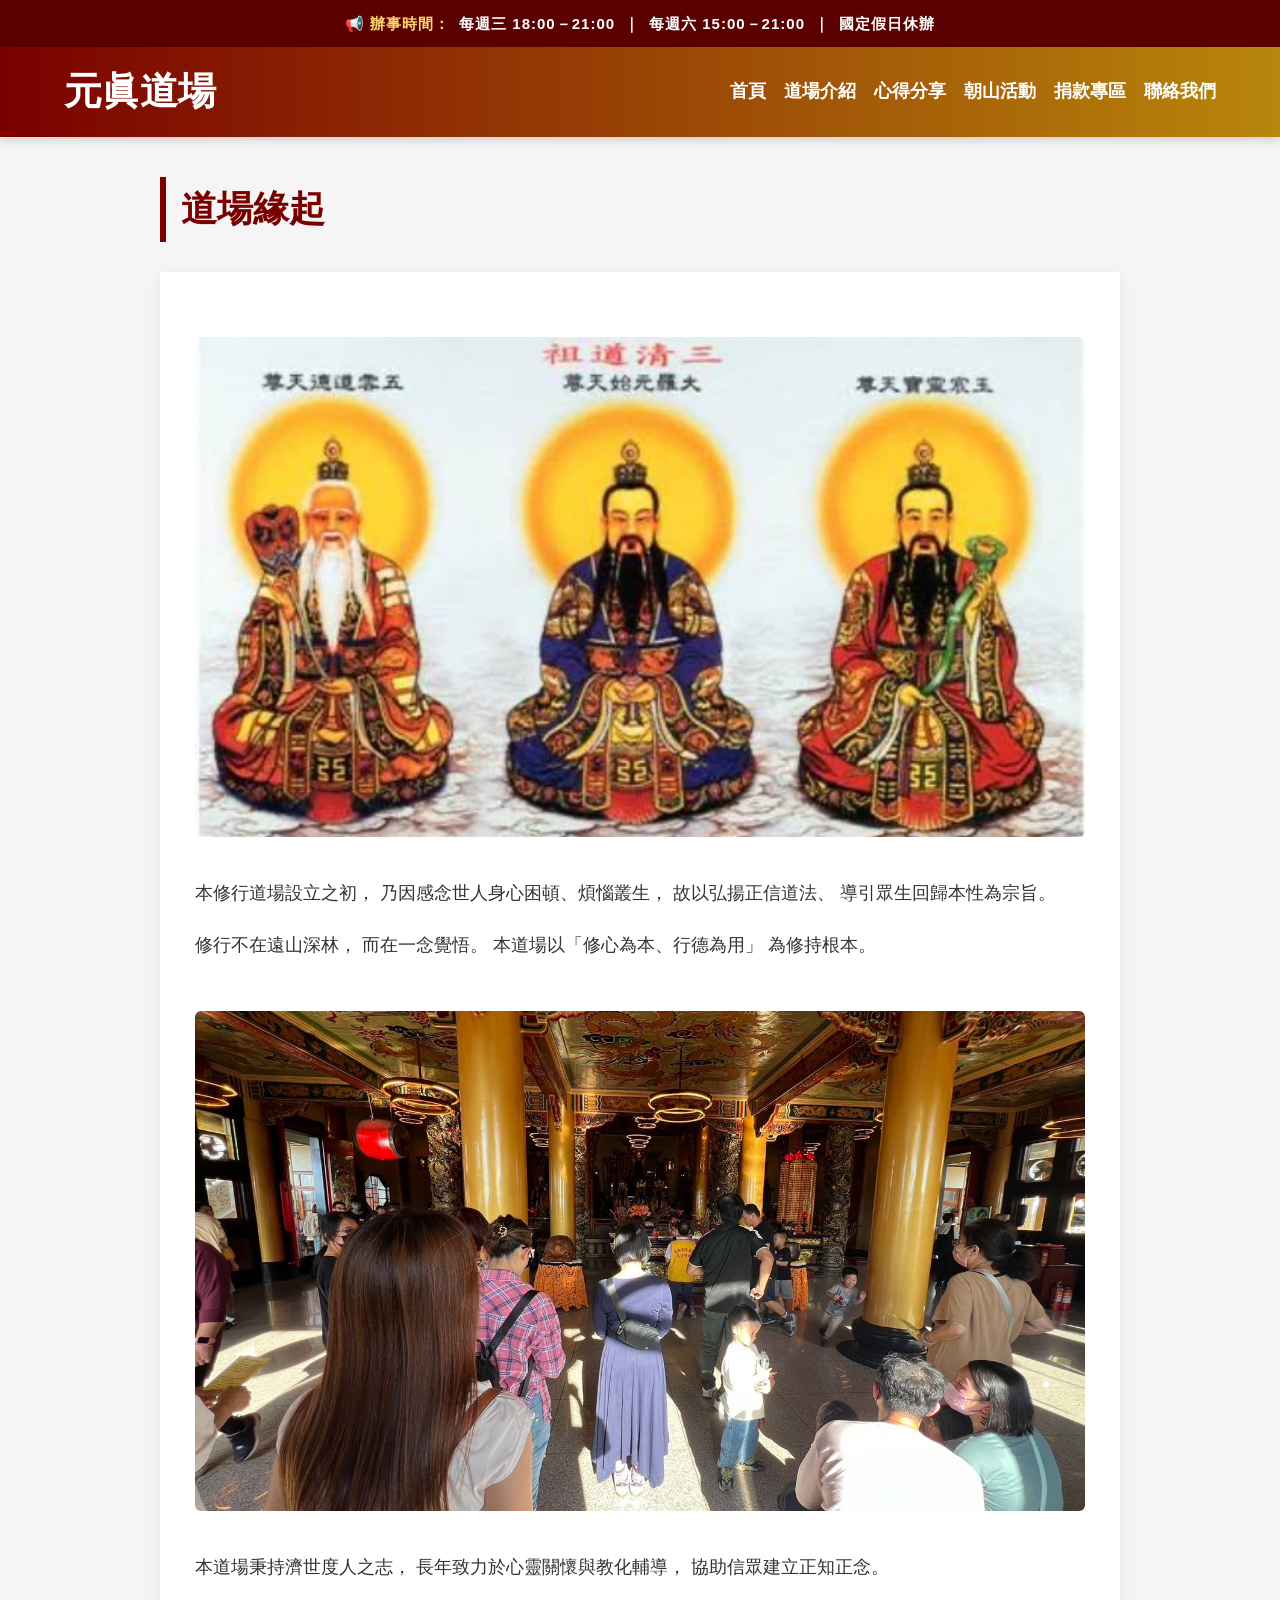
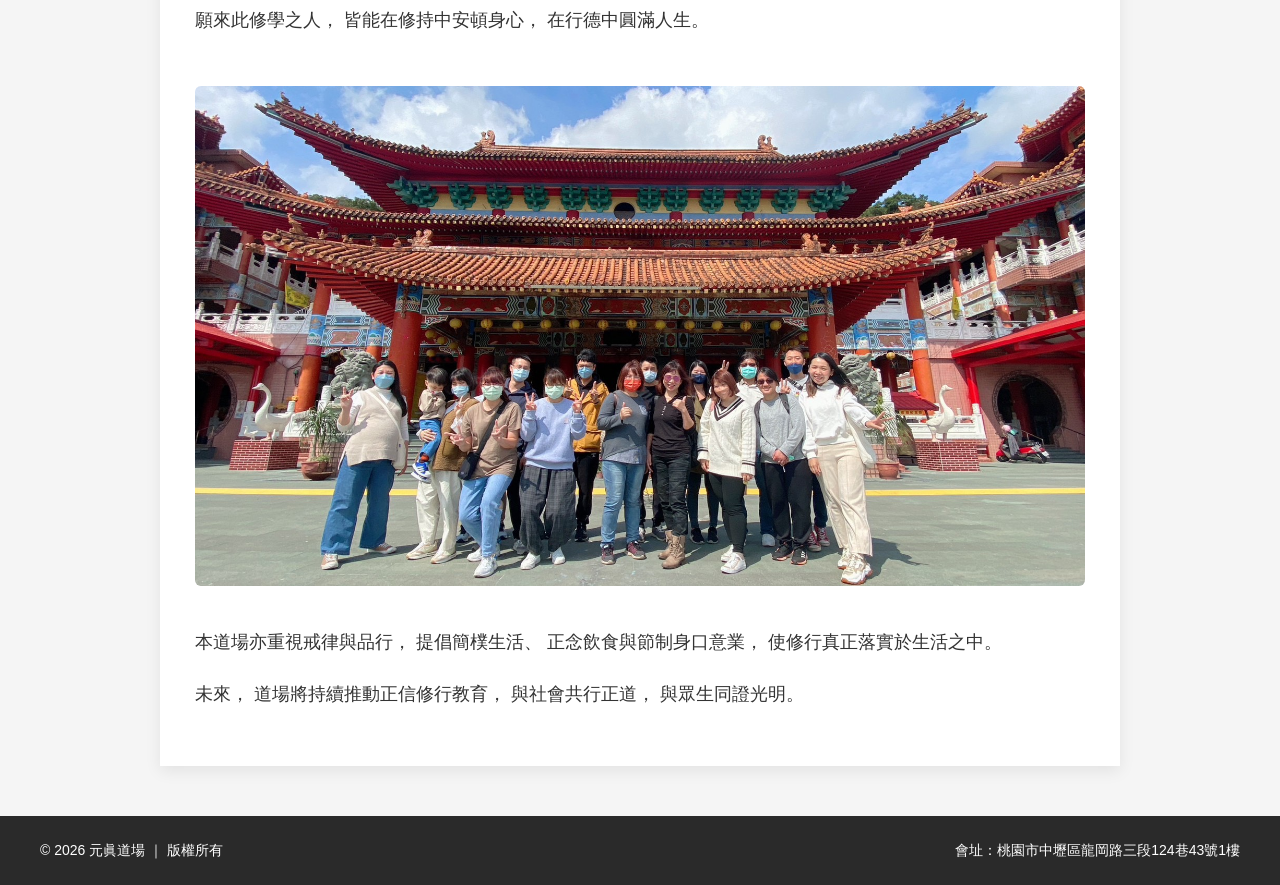
<file: index.html>
<!DOCTYPE html>
<html lang="zh-Hant">
<head>
<meta charset="UTF-8">
<meta name="viewport" content="width=device-width, initial-scale=1.0">

<title>元眞道場</title>

<style>

*{
margin:0;
padding:0;
box-sizing:border-box;
}

body{
font-family:"Microsoft JhengHei",sans-serif;
background:#f5f5f5;
color:#333;
line-height:1.8;
}

/* Header */

header{
background:linear-gradient(90deg,#7a0000,#b8860b);
padding:20px;
color:white;
box-shadow:0 2px 10px rgba(0,0,0,.2);
}

.header-inner{
max-width:1200px;
margin:auto;
display:flex;
justify-content:space-between;
align-items:center;
}

.logo{
font-size:38px;
font-weight:bold;
}

nav ul{
display:flex;
list-style:none;
gap:25px;
}

nav a{
color:white;
text-decoration:none;
font-size:18px;
font-weight:bold;
}

nav a:hover{
opacity:.7;
}

/* Main */

.main-container{
max-width:1000px;
margin:40px auto;
padding:0 20px;
}

.title-section{
font-size:36px;
font-weight:bold;
border-left:6px solid #7a0000;
padding-left:15px;
margin-bottom:30px;
color:#7a0000;
}

.article{
background:white;
padding:35px;
box-shadow:0 5px 15px rgba(0,0,0,.08);
}

.article img{
width:100%;
margin:30px 0;
border-radius:6px;
max-height:500px;
object-fit:cover;
}

.article p{
font-size:18px;
margin-bottom:20px;
}

/* Footer */

footer{
  background:#2a2a2a;
  color:#fff;
  padding:22px 30px;
  margin-top:50px;
  font-size:14px;
}

.footer-inner{
  max-width:1200px;
  margin:auto;
  display:flex;
  justify-content:space-between;
  align-items:center;
}

@media(max-width:768px){

  .footer-inner{
      flex-direction:column;
      gap:10px;
      text-align:center;
  }

}

/* Mobile */

@media(max-width:768px){

.header-inner{
flex-direction:column;
gap:20px;
}

nav ul{
flex-wrap:wrap;
justify-content:center;
}

.logo{
font-size:30px;
}

.title-section{
font-size:28px;
}

.article{
padding:20px;
}

}
.service-time{
    background:#5b0000;
    color:#fff;
    text-align:center;
    padding:10px 15px;
    font-size:15px;
    font-weight:600;
    letter-spacing:1px;
}

.service-time span{
    color:#ffd76a;
}
</style>


<link rel="stylesheet" href="common.css">
</head>

<body>
<div class="service-time">
  <span class="service-label">📢 辦事時間：</span>
  <span class="service-detail">每週三 18:00－21:00</span>
  <span class="service-separator">｜</span>
  <span class="service-detail">每週六 15:00－21:00</span>
  <span class="service-separator">｜</span>
  <span class="service-detail">國定假日休辦</span>
</div>
<header class="site-header">
  <div class="header-inner">
    <div class="logo">元眞道場</div>
    <nav aria-label="主選單">
      <ul>
        <li><a href="index.html">首頁</a></li>
        <li><a href="about.html">道場介紹</a></li>
        <li><a href="share.html">心得分享</a></li>
        <li><a href="chaoshan.html">朝山活動</a></li>
        <li><a href="donate.html">捐款專區</a></li>
        <li><a href="contact.html">聯絡我們</a></li>
      </ul>
    </nav>
  </div>
</header>

<div class="main-container">

<div class="title-section">
道場緣起
</div>

<div class="article">

<img src="S__4931619_0.jpg.jpg" alt="三清道祖">

<p>
本修行道場設立之初，
乃因感念世人身心困頓、煩惱叢生，
故以弘揚正信道法、
導引眾生回歸本性為宗旨。
</p>

<p>
修行不在遠山深林，
而在一念覺悟。
本道場以「修心為本、行德為用」
為修持根本。
</p>

<img src="S__4931621_0.jpg.jpg" alt="廟內參拜">

<p>
本道場秉持濟世度人之志，
長年致力於心靈關懷與教化輔導，
協助信眾建立正知正念。
</p>

<p>
願來此修學之人，
皆能在修持中安頓身心，
在行德中圓滿人生。
</p>

<img src="7fda1c83-e39a-4e8c-a69a-a70c5d45da10.jpg.jpg" alt="道場合照">

<p>
本道場亦重視戒律與品行，
提倡簡樸生活、
正念飲食與節制身口意業，
使修行真正落實於生活之中。
</p>

<p>
未來，
道場將持續推動正信修行教育，
與社會共行正道，
與眾生同證光明。
</p>

</div>

</div>

<footer>
  <div class="footer-inner">
      <div>
          © 2026 元眞道場 ｜ 版權所有
      </div>

      <div>
          會址：桃園市中壢區龍岡路三段124巷43號1樓
      </div>
  </div>
</footer>
</body>
</html>
</file>
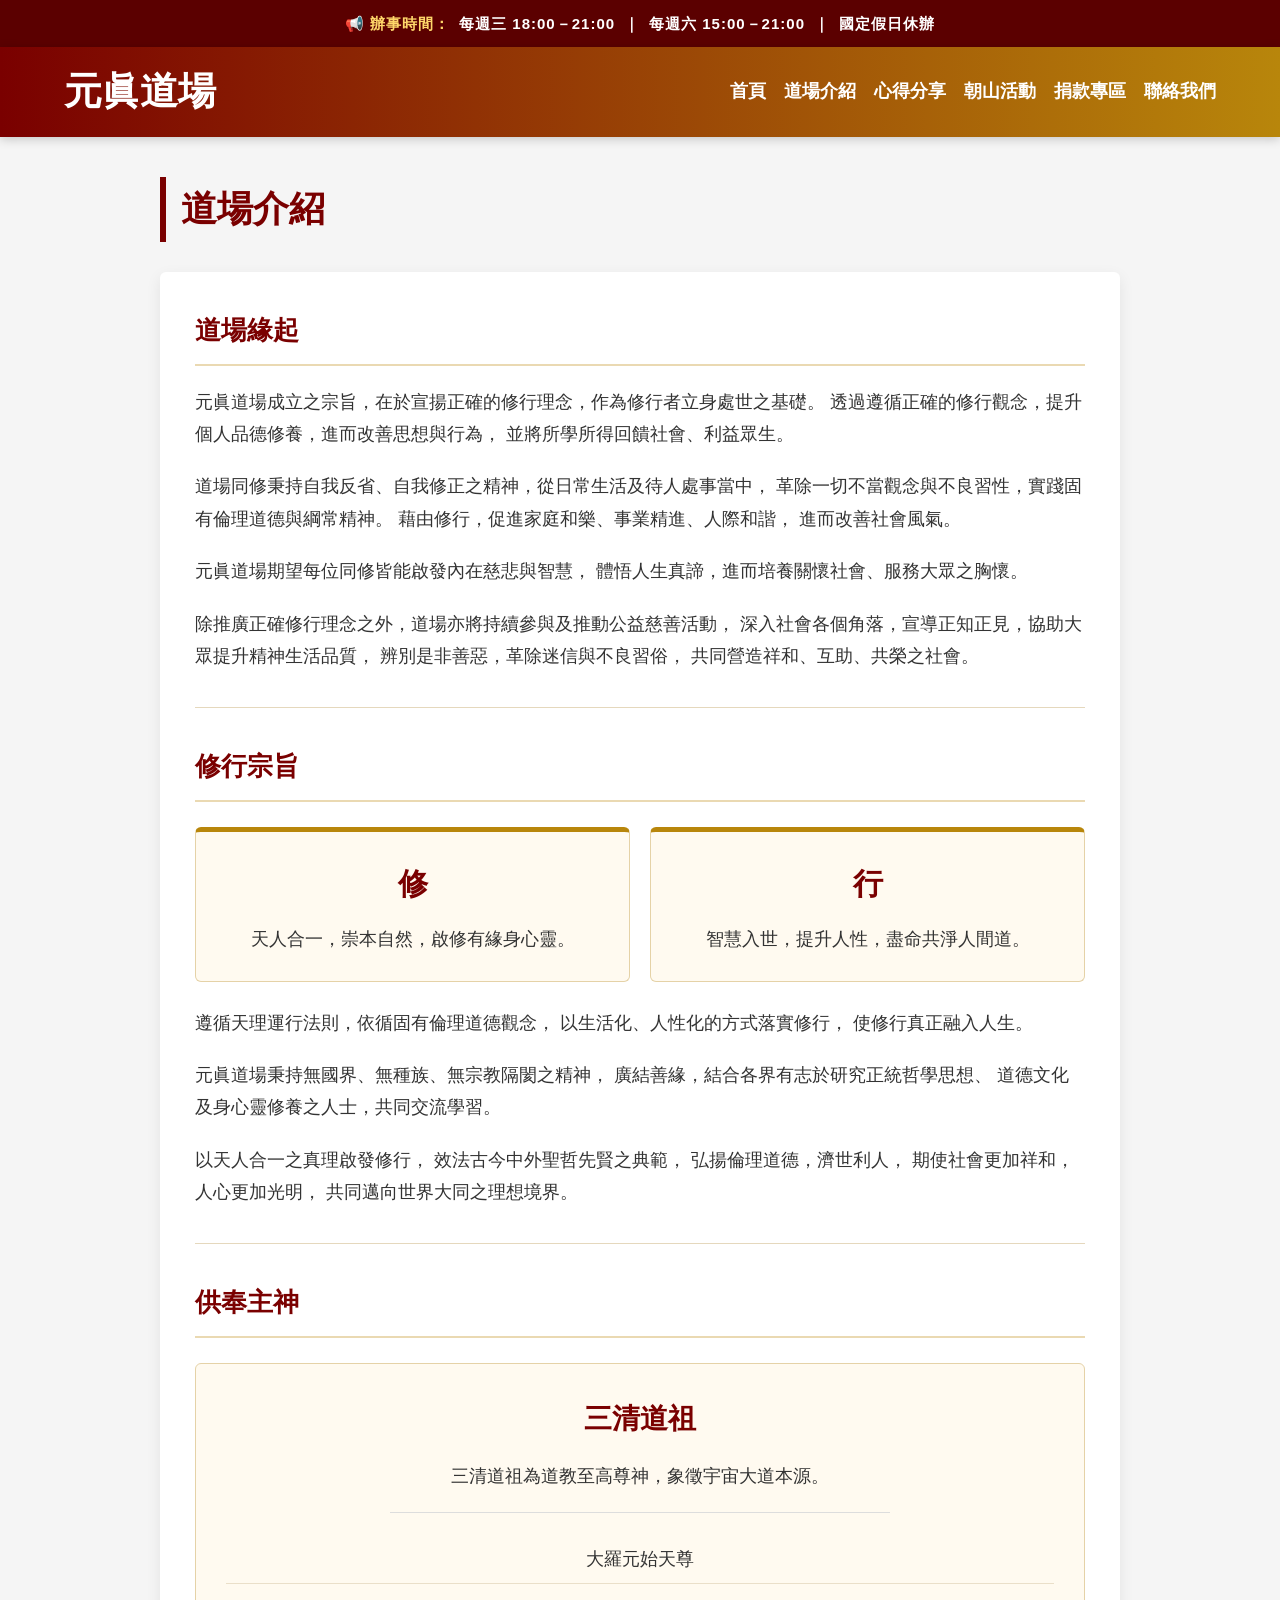
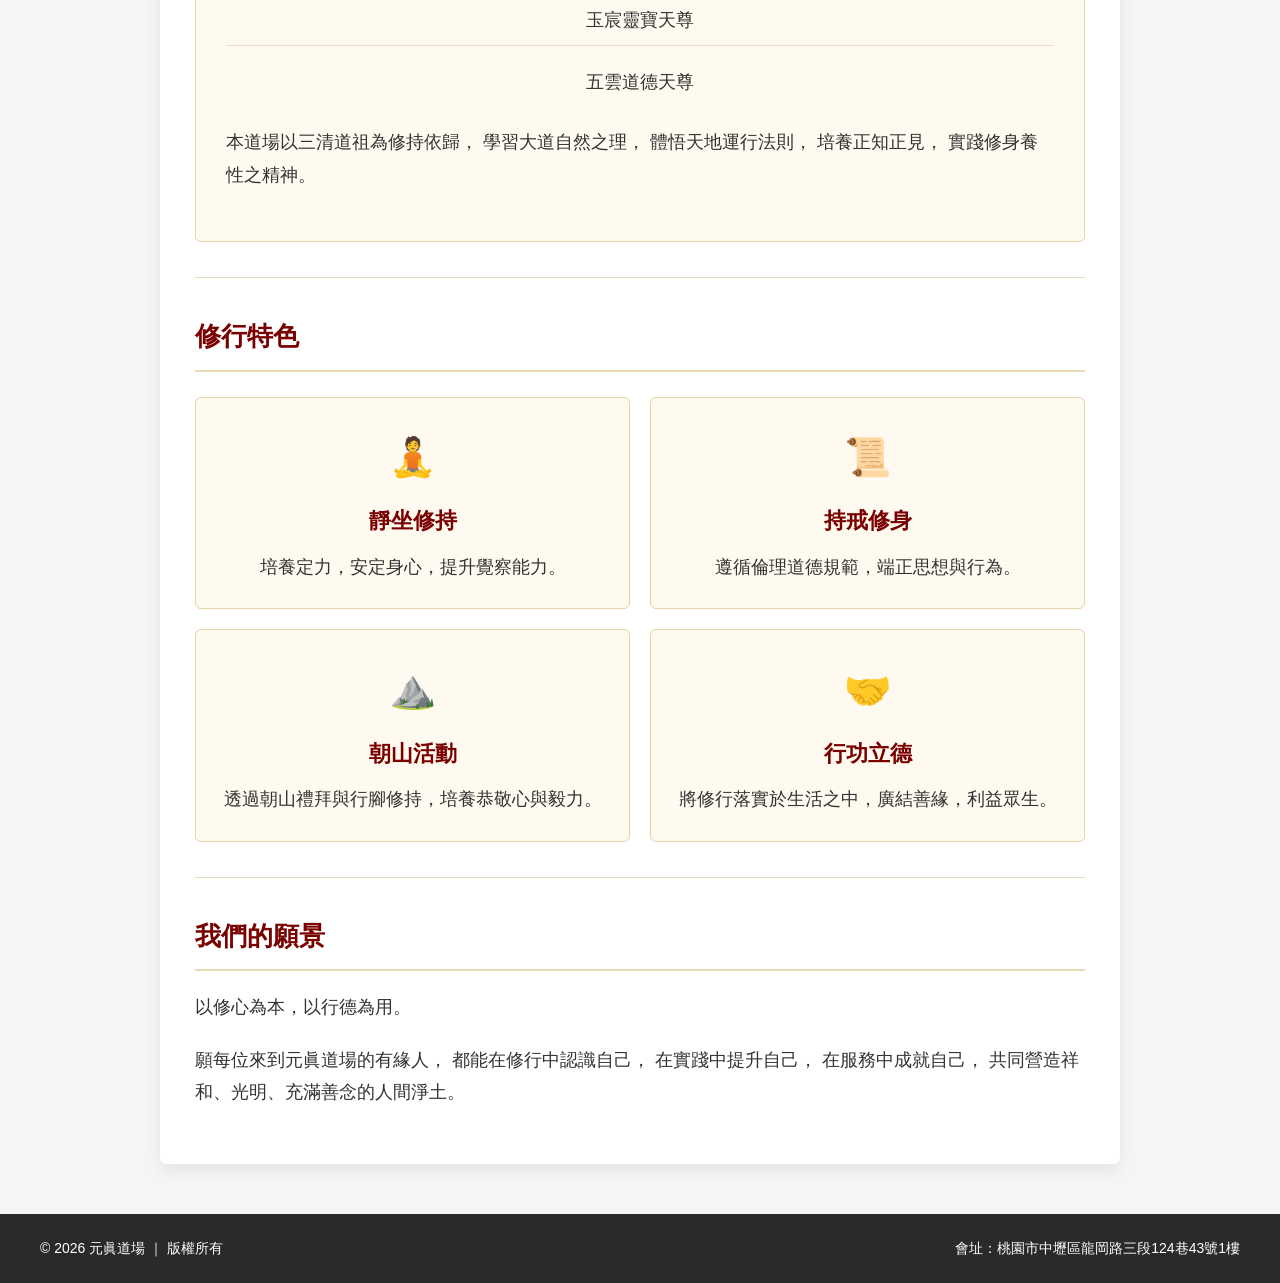
<file: about.html>
<!DOCTYPE html>
<html lang="zh-Hant">
<head>
  <meta charset="UTF-8">
  <meta name="viewport" content="width=device-width, initial-scale=1.0">
  <title>道場介紹｜元眞道場</title>
<style>
.sanqing-intro {
    text-align: center;
    margin: 10px 0 18px;
}

.sanqing-divider {
    width: 70%;
    max-width: 500px;
    margin: 0 auto 22px;
    border-top: 1px solid #ddd;
}

.sanqing-list {
    text-align: center;
    list-style: none;
    padding: 0;
    margin: 0;
}

.sanqing-list li {
    margin-bottom: 12px;
}
</style>
  <style>
    * {
      margin: 0;
      padding: 0;
      box-sizing: border-box;
    }

    body {
      font-family: "Microsoft JhengHei", sans-serif;
      background: #f5f5f5;
      color: #333;
      line-height: 1.8;
    }

    /* Header */
    header {
      background: linear-gradient(90deg, #7a0000, #b8860b);
      padding: 20px;
      color: white;
      box-shadow: 0 2px 10px rgba(0, 0, 0, .2);
    }

    .header-inner {
      max-width: 1200px;
      margin: auto;
      display: flex;
      justify-content: space-between;
      align-items: center;
      gap: 20px;
    }

    .logo {
      font-size: 38px;
      font-weight: bold;
      white-space: nowrap;
    }

    nav ul {
      display: flex;
      list-style: none;
      gap: 25px;
      flex-wrap: wrap;
    }

    nav a {
      color: white;
      text-decoration: none;
      font-size: 18px;
      font-weight: bold;
    }

    nav a:hover {
      opacity: .7;
    }

    /* 辦事時間 */
    .service-time {
      background: #5b0000;
      color: white;
      text-align: center;
      padding: 10px 15px;
      font-size: 15px;
      font-weight: 600;
      letter-spacing: 1px;
    }

    .service-time span {
      color: #ffd76a;
    }

    /* Main */
    .main-container {
      max-width: 1000px;
      margin: 40px auto;
      padding: 0 20px;
    }

    .title-section {
      font-size: 36px;
      font-weight: bold;
      border-left: 6px solid #7a0000;
      padding-left: 15px;
      margin-bottom: 30px;
      color: #7a0000;
    }

    .article {
      background: white;
      padding: 35px;
      box-shadow: 0 5px 15px rgba(0, 0, 0, .08);
      border-radius: 6px;
    }

    .article h2 {
      color: #7a0000;
      font-size: 26px;
      margin-bottom: 20px;
      padding-bottom: 10px;
      border-bottom: 2px solid #ead9b2;
    }

    .article h3 {
      color: #7a0000;
      font-size: 22px;
      margin-bottom: 12px;
    }

    .article p {
      font-size: 18px;
      margin-bottom: 20px;
    }

    .article hr {
      border: none;
      border-top: 1px solid #e5d8bd;
      margin: 35px 0;
    }

    /* 修行宗旨 */
    .purpose-box {
      display: grid;
      grid-template-columns: repeat(2, minmax(0, 1fr));
      gap: 20px;
      margin: 25px 0;
    }

    .purpose-item {
      background: #fffaf0;
      border: 1px solid #e5d2a7;
      border-top: 5px solid #b8860b;
      border-radius: 6px;
      padding: 25px;
      text-align: center;
    }

    .purpose-item h3 {
      font-size: 30px;
      margin-bottom: 12px;
    }

    .purpose-item p {
      margin-bottom: 0;
    }

    /* 供奉主神 */
    .deity-box {
      background: #fffaf0;
      border: 1px solid #e5d2a7;
      border-radius: 6px;
      padding: 30px;
      margin: 25px 0;
    }

    .deity-box h3 {
      font-size: 28px;
      text-align: center;
      margin-bottom: 15px;
    }

    .deity-box ul {
      list-style: none;
      margin: 20px 0;
      padding: 0;
      text-align: center;
    }

    .deity-box li {
      font-size: 18px;
      padding: 8px 0;
      border-bottom: 1px solid #eadfc9;
    }

    .deity-box li:last-child {
      border-bottom: none;
    }

    /* 修行特色 */
    .feature-grid {
      display: grid;
      grid-template-columns: repeat(2, minmax(0, 1fr));
      gap: 20px;
      margin: 25px 0;
    }

    .feature-card {
      background: #fffaf0;
      border: 1px solid #e5d2a7;
      border-radius: 6px;
      padding: 25px;
      text-align: center;
      transition: transform .2s, box-shadow .2s;
    }

    .feature-card:hover {
      transform: translateY(-3px);
      box-shadow: 0 5px 15px rgba(0, 0, 0, .1);
    }

    .feature-card .icon {
      font-size: 38px;
      margin-bottom: 10px;
    }

    .feature-card h3 {
      margin-bottom: 10px;
    }

    .feature-card p {
      margin-bottom: 0;
    }

    /* Footer */
    footer {
      background: #2a2a2a;
      color: white;
      padding: 22px 30px;
      margin-top: 50px;
      font-size: 14px;
    }

    .footer-inner {
      max-width: 1200px;
      margin: auto;
      display: flex;
      justify-content: space-between;
      align-items: center;
      gap: 15px;
    }

    /* Mobile */
    @media (max-width: 768px) {
      .header-inner {
        flex-direction: column;
        gap: 20px;
      }

      nav ul {
        justify-content: center;
        gap: 12px 18px;
      }

      nav a {
        font-size: 16px;
      }

      .logo {
        font-size: 30px;
      }

      .service-time {
        font-size: 13px;
        letter-spacing: 0;
        line-height: 1.8;
      }

      .main-container {
        margin: 25px auto;
        padding: 0 15px;
      }

      .title-section {
        font-size: 28px;
      }

      .article {
        padding: 20px;
      }

      .article h2 {
        font-size: 23px;
      }

      .article h3 {
        font-size: 20px;
      }

      .article p {
        font-size: 16px;
      }

      .purpose-box,
      .feature-grid {
        grid-template-columns: 1fr;
      }

      .purpose-item,
      .feature-card,
      .deity-box {
        padding: 20px;
      }

      .footer-inner {
        flex-direction: column;
        align-items: flex-start;
        gap: 10px;
      }
    }
  </style>
  <style>
  /* 手機版專用微調：保留原本內容與電腦版 CSS */
  @media screen and (max-width: 768px) {
    .header-inner {
      width: 100%;
      min-width: 0;
      flex-direction: column;
      align-items: stretch;
      gap: 14px;
    }
    .logo { text-align: center; white-space: normal; }
    nav { width: 100%; }
    nav ul {
      display: grid;
      grid-template-columns: repeat(3, minmax(0, 1fr));
      justify-content: stretch;
      gap: 6px;
      width: 100%;
    }
    nav li { min-width: 0; }
    nav a {
      display: flex;
      justify-content: center;
      align-items: center;
      min-height: 42px;
      padding: 8px 4px;
      border: 1px solid rgba(255, 255, 255, .3);
      border-radius: 6px;
      font-size: 14px;
      line-height: 1.4;
      text-align: center;
    }
    .service-time {
      padding: 9px 12px;
      font-size: 12px;
      line-height: 1.7;
      letter-spacing: 0;
    }
    .main-container {
      width: 100%;
      padding-left: 15px;
      padding-right: 15px;
    }
    .article { min-width: 0; overflow-wrap: anywhere; }
    .article img, .deity-box img { max-width: 100%; height: auto; }
    .purpose-box, .feature-grid { grid-template-columns: minmax(0, 1fr); }
    .purpose-item, .feature-card, .deity-box { min-width: 0; }
    .sanqing-divider { max-width: 100%; }
    .footer-inner {
      min-width: 0;
      flex-direction: column;
      align-items: flex-start;
      gap: 8px;
    }
  }
  @media screen and (max-width: 380px) {
    nav ul { grid-template-columns: repeat(2, minmax(0, 1fr)); }
    .main-container { padding-left: 12px; padding-right: 12px; }
    .article { padding: 15px; }
    .purpose-item, .feature-card, .deity-box { padding: 16px; }
  }
  </style>

  <!-- 共用手機版格式：只覆蓋 768px 以下，不更動桌面版樣式與原文 -->
  <style>
    @media screen and (max-width: 768px) {
      html { -webkit-text-size-adjust: 100%; }
      body { overflow-wrap: anywhere; }
      header .header-inner {
        width: 100%;
        max-width: 100%;
        flex-direction: column;
        align-items: stretch;
        gap: 14px;
        padding: 16px;
      }
      header .logo {
        text-align: center;
        font-size: 30px;
        line-height: 1.35;
        white-space: normal;
      }
      nav { width: 100%; }
      nav ul {
        display: grid;
        grid-template-columns: repeat(3, minmax(0, 1fr));
        justify-content: stretch;
        align-items: stretch;
        width: 100%;
        gap: 6px;
      }
      nav li { min-width: 0; }
      nav a {
        display: flex;
        align-items: center;
        justify-content: center;
        min-height: 42px;
        padding: 8px 4px;
        border: 1px solid rgba(255,255,255,.3);
        border-radius: 6px;
        font-size: 14px;
        line-height: 1.4;
        text-align: center;
      }
      .service-time {
        padding: 9px 12px;
        font-size: 12px;
        line-height: 1.7;
        letter-spacing: 0;
      }
      .main-container {
        width: 100%;
        padding-left: 15px;
        padding-right: 15px;
      }
      .article { min-width: 0; overflow-wrap: anywhere; }
      .article img, .deity-box img {
        display: block;
        max-width: 100%;
        height: auto;
      }
      .purpose-box, .feature-grid { grid-template-columns: minmax(0, 1fr); }
      .purpose-item, .feature-card, .deity-box { min-width: 0; }
      .sanqing-divider { max-width: 100%; }
      .footer-inner {
        min-width: 0;
        flex-direction: column;
        align-items: center;
        gap: 8px;
        text-align: center;
      }
      footer { padding: 20px 16px; }
    }
    @media screen and (max-width: 380px) {
      nav ul { grid-template-columns: repeat(2, minmax(0, 1fr)); }
      .main-container { padding-left: 12px; padding-right: 12px; }
      .article { padding: 15px; }
      .purpose-item, .feature-card, .deity-box { padding: 16px; }
    }
  </style>


<link rel="stylesheet" href="common.css">
</head>

<body>

  <div class="service-time">
  <span class="service-label">📢 辦事時間：</span>
  <span class="service-detail">每週三 18:00－21:00</span>
  <span class="service-separator">｜</span>
  <span class="service-detail">每週六 15:00－21:00</span>
  <span class="service-separator">｜</span>
  <span class="service-detail">國定假日休辦</span>
</div>

  <header class="site-header">
  <div class="header-inner">
    <div class="logo">元眞道場</div>
    <nav aria-label="主選單">
      <ul>
        <li><a href="index.html">首頁</a></li>
        <li><a href="about.html">道場介紹</a></li>
        <li><a href="share.html">心得分享</a></li>
        <li><a href="chaoshan.html">朝山活動</a></li>
        <li><a href="donate.html">捐款專區</a></li>
        <li><a href="contact.html">聯絡我們</a></li>
      </ul>
    </nav>
  </div>
</header>

  <main class="main-container">

    <div class="title-section">道場介紹</div>

    <article class="article">

      <h2>道場緣起</h2>

      <p>
        元眞道場成立之宗旨，在於宣揚正確的修行理念，作為修行者立身處世之基礎。
        透過遵循正確的修行觀念，提升個人品德修養，進而改善思想與行為，
        並將所學所得回饋社會、利益眾生。
      </p>

      <p>
        道場同修秉持自我反省、自我修正之精神，從日常生活及待人處事當中，
        革除一切不當觀念與不良習性，實踐固有倫理道德與綱常精神。
        藉由修行，促進家庭和樂、事業精進、人際和諧，
        進而改善社會風氣。
      </p>

      <p>
        元眞道場期望每位同修皆能啟發內在慈悲與智慧，
        體悟人生真諦，進而培養關懷社會、服務大眾之胸懷。
      </p>

      <p>
        除推廣正確修行理念之外，道場亦將持續參與及推動公益慈善活動，
        深入社會各個角落，宣導正知正見，協助大眾提升精神生活品質，
        辨別是非善惡，革除迷信與不良習俗，
        共同營造祥和、互助、共榮之社會。
      </p>

      <hr>

      <h2>修行宗旨</h2>

      <div class="purpose-box">

        <div class="purpose-item">
          <h3>修</h3>
          <p>
            天人合一，崇本自然，啟修有緣身心靈。
          </p>
        </div>

        <div class="purpose-item">
          <h3>行</h3>
          <p>
            智慧入世，提升人性，盡命共淨人間道。
          </p>
        </div>

      </div>

      <p>
        遵循天理運行法則，依循固有倫理道德觀念，
        以生活化、人性化的方式落實修行，
        使修行真正融入人生。
      </p>

      <p>
        元眞道場秉持無國界、無種族、無宗教隔閡之精神，
        廣結善緣，結合各界有志於研究正統哲學思想、
        道德文化及身心靈修養之人士，共同交流學習。
      </p>

      <p>
        以天人合一之真理啟發修行，
        效法古今中外聖哲先賢之典範，
        弘揚倫理道德，濟世利人，
        期使社會更加祥和，人心更加光明，
        共同邁向世界大同之理想境界。
      </p>

      <hr>

      <h2>供奉主神</h2>

      <div class="deity-box">

  <h3>三清道祖</h3>

<p class="sanqing-intro">
    三清道祖為道教至高尊神，象徵宇宙大道本源。
</p>

<div class="sanqing-divider"></div>

<ul class="sanqing-list">
    <li>大羅元始天尊</li>
    <li>玉宸靈寶天尊</li>
    <li>五雲道德天尊</li>
</ul>

        <p>
          本道場以三清道祖為修持依歸，
          學習大道自然之理，
          體悟天地運行法則，
          培養正知正見，
          實踐修身養性之精神。
        </p>

      </div>

      <hr>

      <h2>修行特色</h2>

      <div class="feature-grid">

        <div class="feature-card">
          <div class="icon">🧘</div>
          <h3>靜坐修持</h3>
          <p>培養定力，安定身心，提升覺察能力。</p>
        </div>

        <div class="feature-card">
          <div class="icon">📜</div>
          <h3>持戒修身</h3>
          <p>遵循倫理道德規範，端正思想與行為。</p>
        </div>

        <div class="feature-card">
          <div class="icon">⛰️</div>
          <h3>朝山活動</h3>
          <p>透過朝山禮拜與行腳修持，培養恭敬心與毅力。</p>
        </div>

        <div class="feature-card">
          <div class="icon">🤝</div>
          <h3>行功立德</h3>
          <p>將修行落實於生活之中，廣結善緣，利益眾生。</p>
        </div>

      </div>

      <hr>

      <h2>我們的願景</h2>

      <p>
        以修心為本，以行德為用。
      </p>

      <p>
        願每位來到元眞道場的有緣人，
        都能在修行中認識自己，
        在實踐中提升自己，
        在服務中成就自己，
        共同營造祥和、光明、充滿善念的人間淨土。
      </p>

    </article>

  </main>

  <footer>
    <div class="footer-inner">
      <div>
        © 2026 元眞道場 ｜ 版權所有
      </div>

      <div>
        會址：桃園市中壢區龍岡路三段124巷43號1樓
      </div>
    </div>
  </footer>

</body>
</html>
</file>
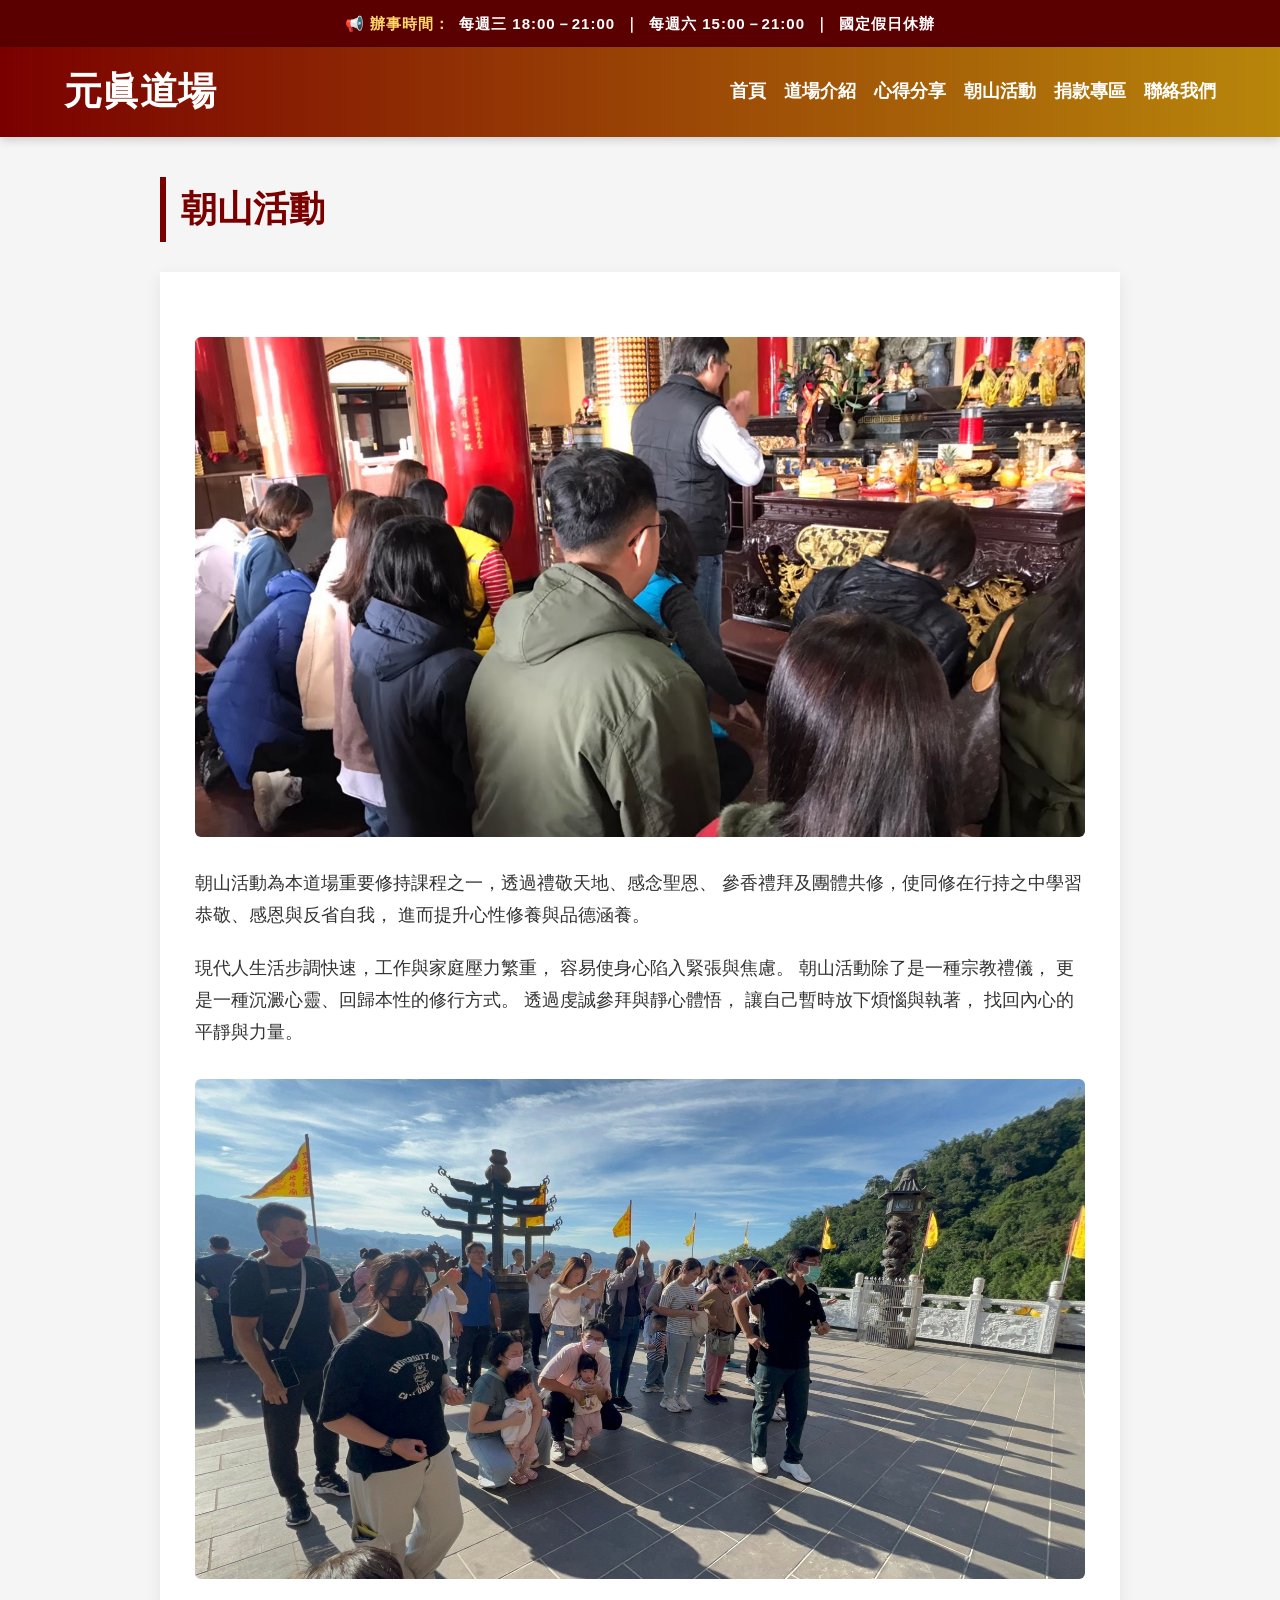
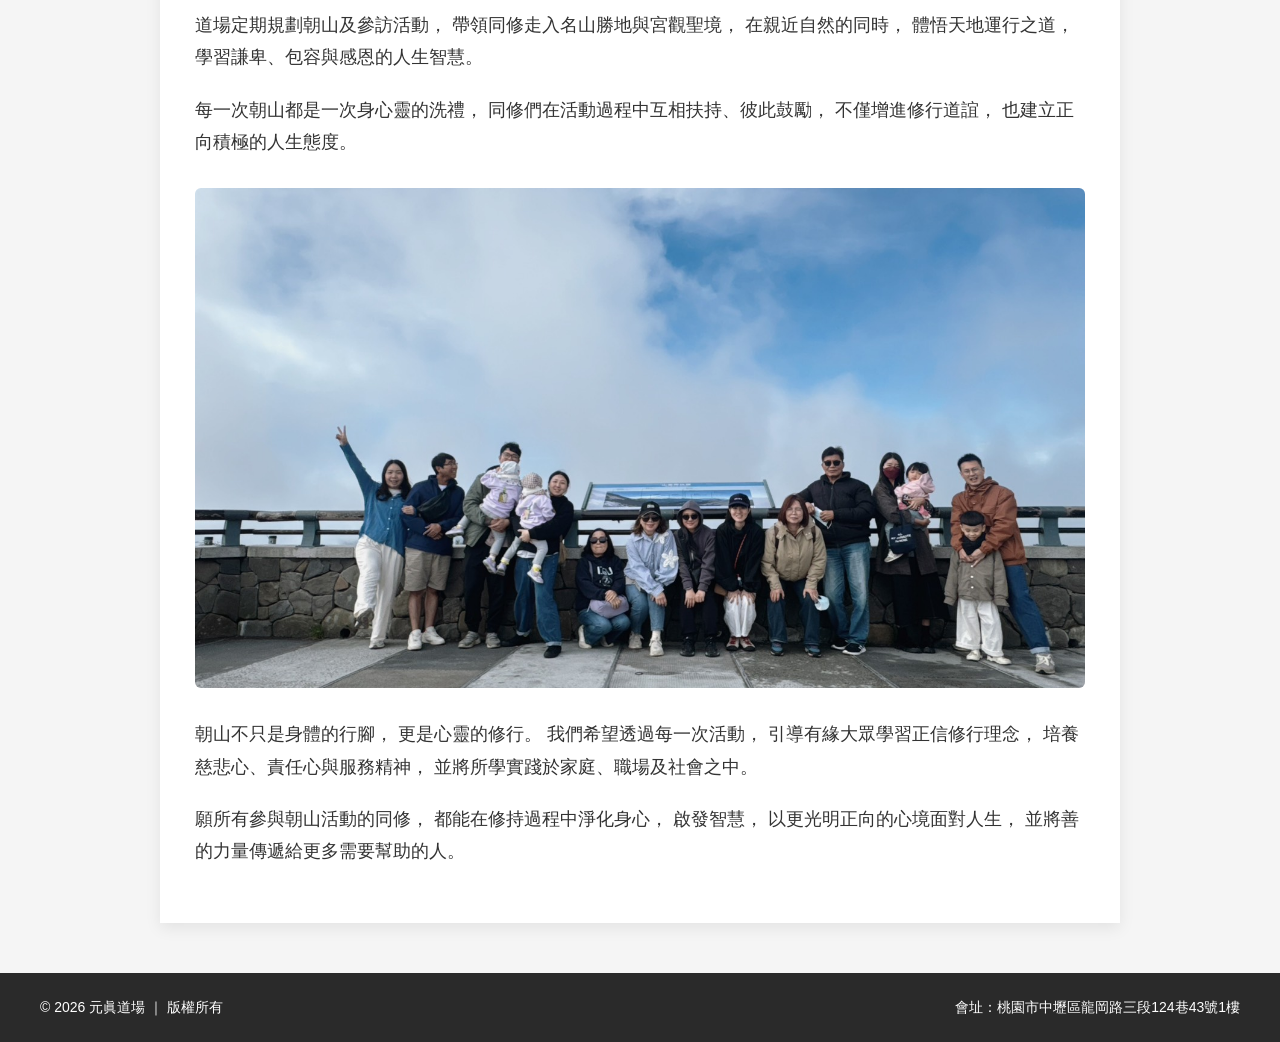
<file: chaoshan.html>
<!DOCTYPE html>
<html lang="zh-Hant">
<head>
<meta charset="UTF-8">
<meta name="viewport" content="width=device-width, initial-scale=1.0">
<title>元眞道場</title>
<style>
*{margin:0;padding:0;box-sizing:border-box;}
body{font-family:"Microsoft JhengHei",sans-serif;background:#f5f5f5;color:#333;line-height:1.8;}
/* Header */
header{background:linear-gradient(90deg,#7a0000,#b8860b);padding:20px;color:white;box-shadow:0 2px 10px rgba(0,0,0,.2);}
.header-inner{max-width:1200px;margin:auto;display:flex;justify-content:space-between;align-items:center;}
.logo{font-size:38px;font-weight:bold;}
nav ul{display:flex;list-style:none;gap:25px;}
nav a{color:white;text-decoration:none;font-size:18px;font-weight:bold;}
nav a:hover{opacity:.7;}
/* Main */
.main-container{max-width:1000px;margin:40px auto;padding:0 20px;}
.title-section{font-size:36px;font-weight:bold;border-left:6px solid #7a0000;padding-left:15px;margin-bottom:30px;color:#7a0000;}
.article{background:white;padding:35px;box-shadow:0 5px 15px rgba(0,0,0,.08);}
.article img{display:block;width:100%;margin:30px 0;border-radius:6px;max-height:500px;object-fit:cover;}
.article p{font-size:18px;margin-bottom:20px;}
/* Service time */
.service-time{background:#5b0000;color:white;text-align:center;padding:10px 15px;font-size:15px;font-weight:600;letter-spacing:1px;}
.service-time span{color:#ffd76a;}
/* Footer */
footer{background:#2a2a2a;color:white;padding:22px 30px;margin-top:50px;font-size:14px;}
.footer-inner{max-width:1200px;margin:auto;display:flex;justify-content:space-between;align-items:center;gap:10px;}
/* Mobile: desktop styles above remain unchanged */
@media screen and (max-width:768px){
  html{-webkit-text-size-adjust:100%;}
  body{overflow-wrap:anywhere;}
  img,video,iframe{max-width:100%;}
  header .header-inner{width:100%;max-width:100%;flex-direction:column;align-items:stretch;gap:14px;}
  header .logo{text-align:center;font-size:30px;line-height:1.35;}
  nav{width:100%;}
  nav ul{display:grid;grid-template-columns:repeat(3,minmax(0,1fr));width:100%;gap:6px;}
  nav li{min-width:0;}
  nav a{display:flex;align-items:center;justify-content:center;min-height:42px;padding:8px 4px;border:1px solid rgba(255,255,255,.28);border-radius:6px;font-size:14px;line-height:1.4;text-align:center;}
  .main-container{width:100%;max-width:100%;margin:24px auto;padding:0 16px;}
  .title-section{font-size:28px;line-height:1.45;margin-bottom:22px;}
  .article{min-width:0;padding:18px;overflow-wrap:anywhere;}
  .article img{display:block;width:100%;height:auto;max-height:none;margin:22px 0;object-fit:contain;}
  .article p{font-size:16px;line-height:1.9;margin-bottom:18px;}
  .footer-inner{flex-direction:column;align-items:center;gap:6px;text-align:center;}
  footer{padding:20px 16px;}
}
@media screen and (max-width:380px){
  header .header-inner{padding-left:12px;padding-right:12px;}
  nav ul{grid-template-columns:repeat(2,minmax(0,1fr));}
  .main-container{padding-left:12px;padding-right:12px;}
  .article{padding:14px;}
  .service-time{font-size:12px;letter-spacing:0;line-height:1.7;padding:8px 10px;}
}
</style>

<link rel="stylesheet" href="common.css">
</head>
<body>
<div class="service-time">
  <span class="service-label">📢 辦事時間：</span>
  <span class="service-detail">每週三 18:00－21:00</span>
  <span class="service-separator">｜</span>
  <span class="service-detail">每週六 15:00－21:00</span>
  <span class="service-separator">｜</span>
  <span class="service-detail">國定假日休辦</span>
</div>
<header class="site-header">
  <div class="header-inner">
    <div class="logo">元眞道場</div>
    <nav aria-label="主選單">
      <ul>
        <li><a href="index.html">首頁</a></li>
        <li><a href="about.html">道場介紹</a></li>
        <li><a href="share.html">心得分享</a></li>
        <li><a href="chaoshan.html">朝山活動</a></li>
        <li><a href="donate.html">捐款專區</a></li>
        <li><a href="contact.html">聯絡我們</a></li>
      </ul>
    </nav>
  </div>
</header>
<div class="main-container">
  <div class="title-section">朝山活動</div>
  <div class="article">
    <img src="chaoshan1.jpg" alt="朝山參拜">
    <p>
      朝山活動為本道場重要修持課程之一，透過禮敬天地、感念聖恩、
      參香禮拜及團體共修，使同修在行持之中學習恭敬、感恩與反省自我，
      進而提升心性修養與品德涵養。
    </p>
    <p>
      現代人生活步調快速，工作與家庭壓力繁重，
      容易使身心陷入緊張與焦慮。
      朝山活動除了是一種宗教禮儀，
      更是一種沉澱心靈、回歸本性的修行方式。
      透過虔誠參拜與靜心體悟，
      讓自己暫時放下煩惱與執著，
      找回內心的平靜與力量。
    </p>
    <img src="chaoshan2.jpg" alt="武嶺朝山活動">
    <p>
      道場定期規劃朝山及參訪活動，
      帶領同修走入名山勝地與宮觀聖境，
      在親近自然的同時，
      體悟天地運行之道，
      學習謙卑、包容與感恩的人生智慧。
    </p>
    <p>
      每一次朝山都是一次身心靈的洗禮，
      同修們在活動過程中互相扶持、彼此鼓勵，
      不僅增進修行道誼，
      也建立正向積極的人生態度。
    </p>
    <img src="chaoshan3.jpg" alt="朝山活動合照">
    <p>
      朝山不只是身體的行腳，
      更是心靈的修行。
      我們希望透過每一次活動，
      引導有緣大眾學習正信修行理念，
      培養慈悲心、責任心與服務精神，
      並將所學實踐於家庭、職場及社會之中。
    </p>
    <p>
      願所有參與朝山活動的同修，
      都能在修持過程中淨化身心，
      啟發智慧，
      以更光明正向的心境面對人生，
      並將善的力量傳遞給更多需要幫助的人。
    </p>
  </div>
</div>
<footer>
  <div class="footer-inner">
    <div>© 2026 元眞道場 ｜ 版權所有</div>
    <div>會址：桃園市中壢區龍岡路三段124巷43號1樓</div>
  </div>
</footer>
</body>
</html>
</file>
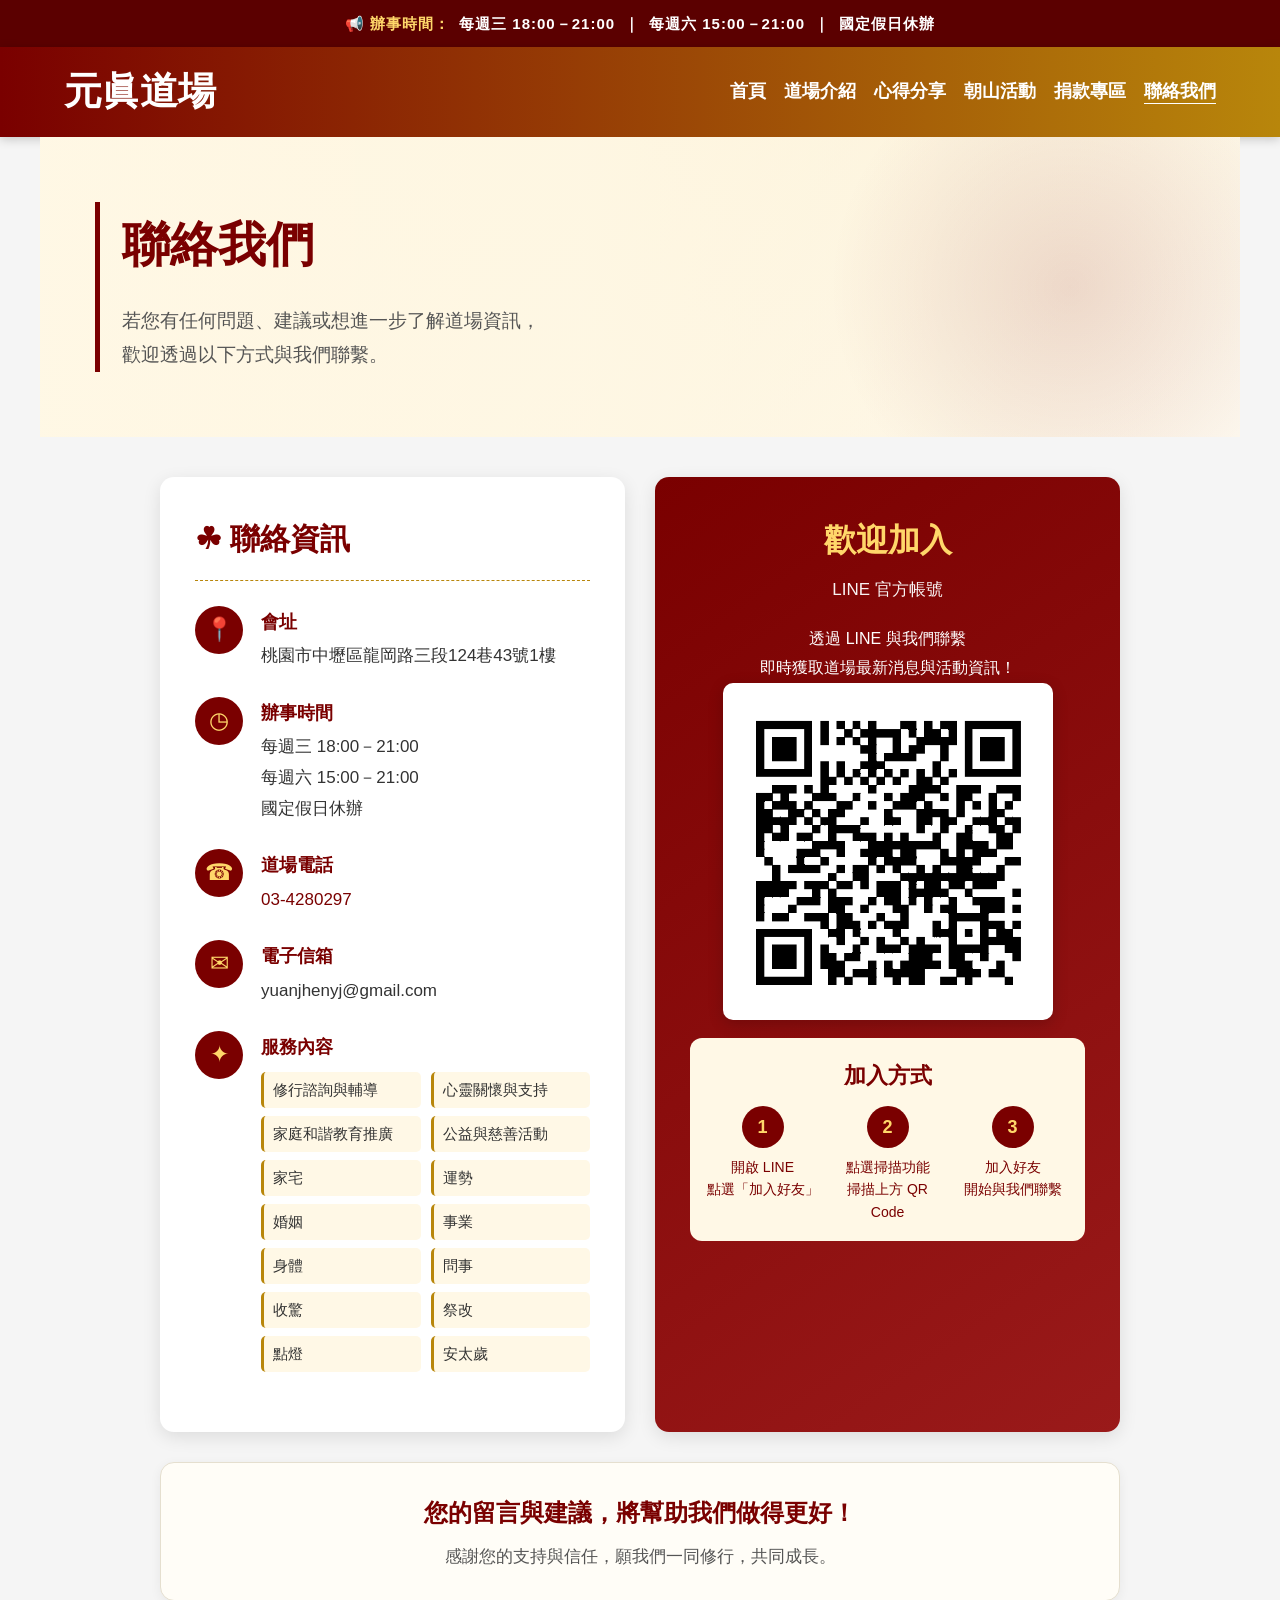
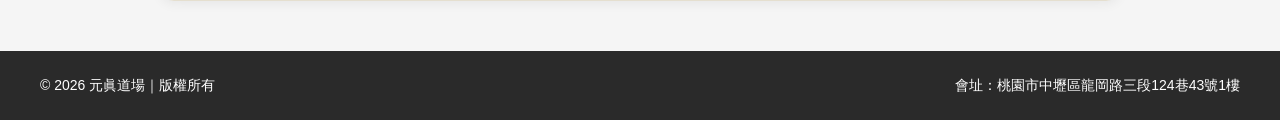
<file: contact.html>
<!DOCTYPE html>
<html lang="zh-Hant">
<head>
<meta charset="UTF-8">
<meta name="viewport" content="width=device-width, initial-scale=1.0">
<title>聯絡我們｜中壢元眞道場</title>
<style>
*{margin:0;padding:0;box-sizing:border-box;}
body{font-family:"Microsoft JhengHei",sans-serif;background:#f5f5f5;color:#333;line-height:1.8;}
/* Header */
header{background:linear-gradient(90deg,#7a0000,#b8860b);padding:20px;color:white;box-shadow:0 2px 10px rgba(0,0,0,.2);}
.header-inner{max-width:1200px;margin:auto;display:flex;justify-content:space-between;align-items:center;}
.logo{font-size:38px;font-weight:bold;}
nav ul{display:flex;list-style:none;gap:25px;}
nav a{color:white;text-decoration:none;font-size:18px;font-weight:bold;}
nav a:hover{opacity:.7;}
nav a.active{text-decoration:underline;text-underline-offset:6px;}
/* 辦事時間 */
.service-time{background:#5b0000;color:#fff;text-align:center;padding:10px 15px;font-size:15px;font-weight:600;letter-spacing:1px;}
.service-time span{color:#ffd76a;}
/* Hero */
.hero{max-width:1200px;margin:0 auto;min-height:300px;display:flex;align-items:center;padding:55px;background:linear-gradient(90deg,rgba(255,248,230,.97) 0%,rgba(255,248,230,.85) 45%,rgba(255,248,230,.20) 100%),linear-gradient(135deg,#f9e8b8,#fdf8f0);position:relative;overflow:hidden;}
.hero:after{content:"";position:absolute;right:-80px;top:-100px;width:500px;height:500px;background:radial-gradient(circle,rgba(122,0,0,.12),transparent 68%);}
.hero-content{position:relative;z-index:1;max-width:600px;border-left:5px solid #7a0000;padding-left:22px;}
.hero h1{font-size:48px;color:#7a0000;margin-bottom:15px;}
.hero p{font-size:19px;color:#555;}
.main{max-width:1000px;margin:40px auto;padding:0 20px;}
.contact-grid{display:grid;grid-template-columns:1fr 1fr;gap:30px;align-items:stretch;}
.info-card,.line-card{border-radius:14px;overflow:hidden;box-shadow:0 5px 18px rgba(0,0,0,.10);}
.info-card{background:#fff;padding:35px;}
.line-card{background:linear-gradient(145deg,#7a0000,#9a1a1a);color:#fff;padding:35px;text-align:center;display:flex;flex-direction:column;align-items:center;}
.card-title{font-size:30px;font-weight:bold;color:#7a0000;border-bottom:1px dashed #b8860b;padding-bottom:14px;margin-bottom:25px;}
.info-item{display:flex;gap:18px;margin-bottom:25px;align-items:flex-start;}
.icon{width:48px;height:48px;min-width:48px;border-radius:50%;background:#7a0000;color:#ffd76a;display:flex;align-items:center;justify-content:center;font-size:23px;}
.info-item h3{font-size:18px;color:#7a0000;margin-bottom:3px;}
.info-item p{font-size:17px;color:#333;overflow-wrap:anywhere;}
.service-list{margin:8px 0 0;padding:0;list-style:none;display:grid;grid-template-columns:repeat(2,minmax(0,1fr));gap:8px 10px;}
.service-list li{min-width:0;margin:0;padding:6px 9px;background:#fff8e6;border-left:3px solid #b8860b;border-radius:5px;font-size:15px;line-height:1.6;overflow-wrap:anywhere;}
.info-item > div:last-child{min-width:0;flex:1;}
/* LINE */
.line-card h2{font-size:32px;margin-bottom:5px;color:#ffd76a;}
.line-subtitle{font-size:17px;margin-bottom:20px;opacity:.95;}
.qr-wrap{background:#fff;padding:14px;border-radius:10px;width:min(330px,90%);box-shadow:0 4px 15px rgba(0,0,0,.18);}
.qr-wrap img{display:block;width:100%;height:auto;border-radius:5px;}
.join-box{width:100%;background:#fff8e6;color:#7a0000;border-radius:12px;padding:18px 15px;margin-top:18px;}
.join-box h3{font-size:22px;margin-bottom:10px;}
.join-steps{display:grid;grid-template-columns:repeat(3,1fr);gap:10px;}
.step{font-size:14px;line-height:1.6;}
.step-number{width:42px;height:42px;margin:0 auto 8px;border-radius:50%;background:#7a0000;color:#ffd76a;display:flex;align-items:center;justify-content:center;font-weight:bold;font-size:18px;}
.message{margin-top:30px;background:#fffdf7;border:1px solid #e5dfcf;border-radius:14px;padding:28px 35px;text-align:center;box-shadow:0 3px 12px rgba(0,0,0,.06);}
.message h2{color:#7a0000;font-size:24px;margin-bottom:8px;}
.message p{color:#555;font-size:17px;}
/* Footer */
footer{margin-top:50px;background:#2a2a2a;color:#fff;padding:22px 30px;font-size:14px;}
.footer-inner{max-width:1200px;margin:auto;display:flex;justify-content:space-between;align-items:center;gap:20px;}
/* 手機版：沿用全站統一格式，僅調整小螢幕 */
@media(max-width:768px){
  html{-webkit-text-size-adjust:100%;}
  body{overflow-wrap:anywhere;}
  img,video,iframe{max-width:100%;}
  .service-time{font-size:13px;line-height:1.7;padding:9px 12px;letter-spacing:0;}
  header .header-inner{width:100%;max-width:100%;flex-direction:column;align-items:stretch;gap:14px;padding:16px;}
  .logo{text-align:center;font-size:30px;line-height:1.35;}
  nav{width:100%;}
  nav ul{display:grid;grid-template-columns:repeat(3,minmax(0,1fr));width:100%;gap:6px;}
  nav li{min-width:0;}
  nav a{display:flex;align-items:center;justify-content:center;min-height:42px;padding:8px 4px;border:1px solid rgba(255,255,255,.28);border-radius:6px;font-size:14px;line-height:1.4;text-align:center;}
  nav a:hover,nav a:focus-visible{background:rgba(255,255,255,.12);border-color:#ffd76a;}
  .hero{width:100%;min-height:0;padding:30px 18px;}
  .hero-content{padding-left:16px;}
  .hero h1{font-size:clamp(30px,7vw,38px);line-height:1.4;}
  .hero p{font-size:16px;line-height:1.8;}
  .main{width:100%;max-width:1000px;margin:25px auto;padding:0 16px;}
  .contact-grid{grid-template-columns:minmax(0,1fr);gap:18px;}
  .info-card,.line-card{min-width:0;padding:22px;}
  .card-title{font-size:25px;margin-bottom:20px;}
  .info-item{gap:12px;margin-bottom:20px;}
  .icon{width:42px;height:42px;min-width:42px;font-size:20px;}
  .info-item p{font-size:16px;}
  .service-list{grid-template-columns:minmax(0,1fr);gap:7px;}
  .service-list li{font-size:15px;padding:7px 10px;}
  .line-card h2{font-size:28px;}
  .join-steps{grid-template-columns:repeat(3,minmax(0,1fr));gap:8px;}
  .step{font-size:13px;}
  .message{margin-top:20px;padding:22px 18px;}
  .message h2{font-size:21px;}
  .message p{font-size:16px;}
  footer{margin-top:32px;padding:20px 16px;}
  .footer-inner{flex-direction:column;align-items:center;gap:6px;text-align:center;}
}
@media(max-width:380px){
  header .header-inner{padding-left:12px;padding-right:12px;}
  nav ul{grid-template-columns:repeat(2,minmax(0,1fr));}
  .service-time{font-size:12px;line-height:1.7;}
  .main{padding-left:12px;padding-right:12px;}
  .info-card,.line-card{padding:16px;}
  .info-item{gap:9px;}
  .join-steps{grid-template-columns:1fr;gap:14px;}
  .message{padding:18px 14px;}
}
</style>

<link rel="stylesheet" href="common.css">
</head>
<body>
<div class="service-time">
  <span class="service-label">📢 辦事時間：</span>
  <span class="service-detail">每週三 18:00－21:00</span>
  <span class="service-separator">｜</span>
  <span class="service-detail">每週六 15:00－21:00</span>
  <span class="service-separator">｜</span>
  <span class="service-detail">國定假日休辦</span>
</div>
<header class="site-header">
  <div class="header-inner">
    <div class="logo">元眞道場</div>
    <nav aria-label="主選單">
      <ul>
        <li><a href="index.html">首頁</a></li>
        <li><a href="about.html">道場介紹</a></li>
        <li><a href="share.html">心得分享</a></li>
        <li><a href="chaoshan.html">朝山活動</a></li>
        <li><a href="donate.html">捐款專區</a></li>
        <li><a class="active" href="contact.html" aria-current="page">聯絡我們</a></li>
      </ul>
    </nav>
  </div>
</header>
<section class="hero">
<div class="hero-content">
<h1>聯絡我們</h1>
<p>若您有任何問題、建議或想進一步了解道場資訊，<br>歡迎透過以下方式與我們聯繫。</p>
</div>
</section>
<main class="main">
<div class="contact-grid">
<section class="info-card">
<h2 class="card-title">☘ 聯絡資訊</h2>
<div class="info-item"><div class="icon">📍</div><div><h3>會址</h3><p>桃園市中壢區龍岡路三段124巷43號1樓</p></div></div>
<div class="info-item"><div class="icon">◷</div><div><h3>辦事時間</h3><p>每週三 18:00－21:00<br>每週六 15:00－21:00<br>國定假日休辦</p></div></div>
<div class="info-item"><div class="icon">☎</div><div><h3>道場電話</h3><p><a href="tel:03-4280297" style="color:#7a0000;text-decoration:none;">03-4280297</a></p></div></div>
<div class="info-item"><div class="icon">✉</div><div><h3>電子信箱</h3><p>yuanjhenyj@gmail.com</p></div></div>
<div class="info-item"><div class="icon">✦</div><div><h3>服務內容</h3><ul class="service-list"><li>修行諮詢與輔導</li><li>心靈關懷與支持</li><li>家庭和諧教育推廣</li><li>公益與慈善活動</li><li>家宅</li><li>運勢</li><li>婚姻</li><li>事業</li><li>身體</li><li>問事</li><li>收驚</li><li>祭改</li><li>點燈</li><li>安太歲</li></ul></div></div>
</section>
<section class="line-card">
<h2>歡迎加入</h2><div class="line-subtitle">LINE 官方帳號</div>
<p>透過 LINE 與我們聯繫<br>即時獲取道場最新消息與活動資訊！</p>
<div class="qr-wrap"><img src="line-qr-corrected.png" alt="元眞道場 LINE QR Code"></div>
<div class="join-box"><h3>加入方式</h3><div class="join-steps">
<div class="step"><div class="step-number">1</div>開啟 LINE<br>點選「加入好友」</div>
<div class="step"><div class="step-number">2</div>點選掃描功能<br>掃描上方 QR Code</div>
<div class="step"><div class="step-number">3</div>加入好友<br>開始與我們聯繫</div>
</div></div>
</section>
</div>
<section class="message"><h2>您的留言與建議，將幫助我們做得更好！</h2><p>感謝您的支持與信任，願我們一同修行，共同成長。</p></section>
</main>
<footer><div class="footer-inner"><div>© 2026 元眞道場｜版權所有</div><div>會址：桃園市中壢區龍岡路三段124巷43號1樓</div></div></footer>
</body>
</html>
</file>
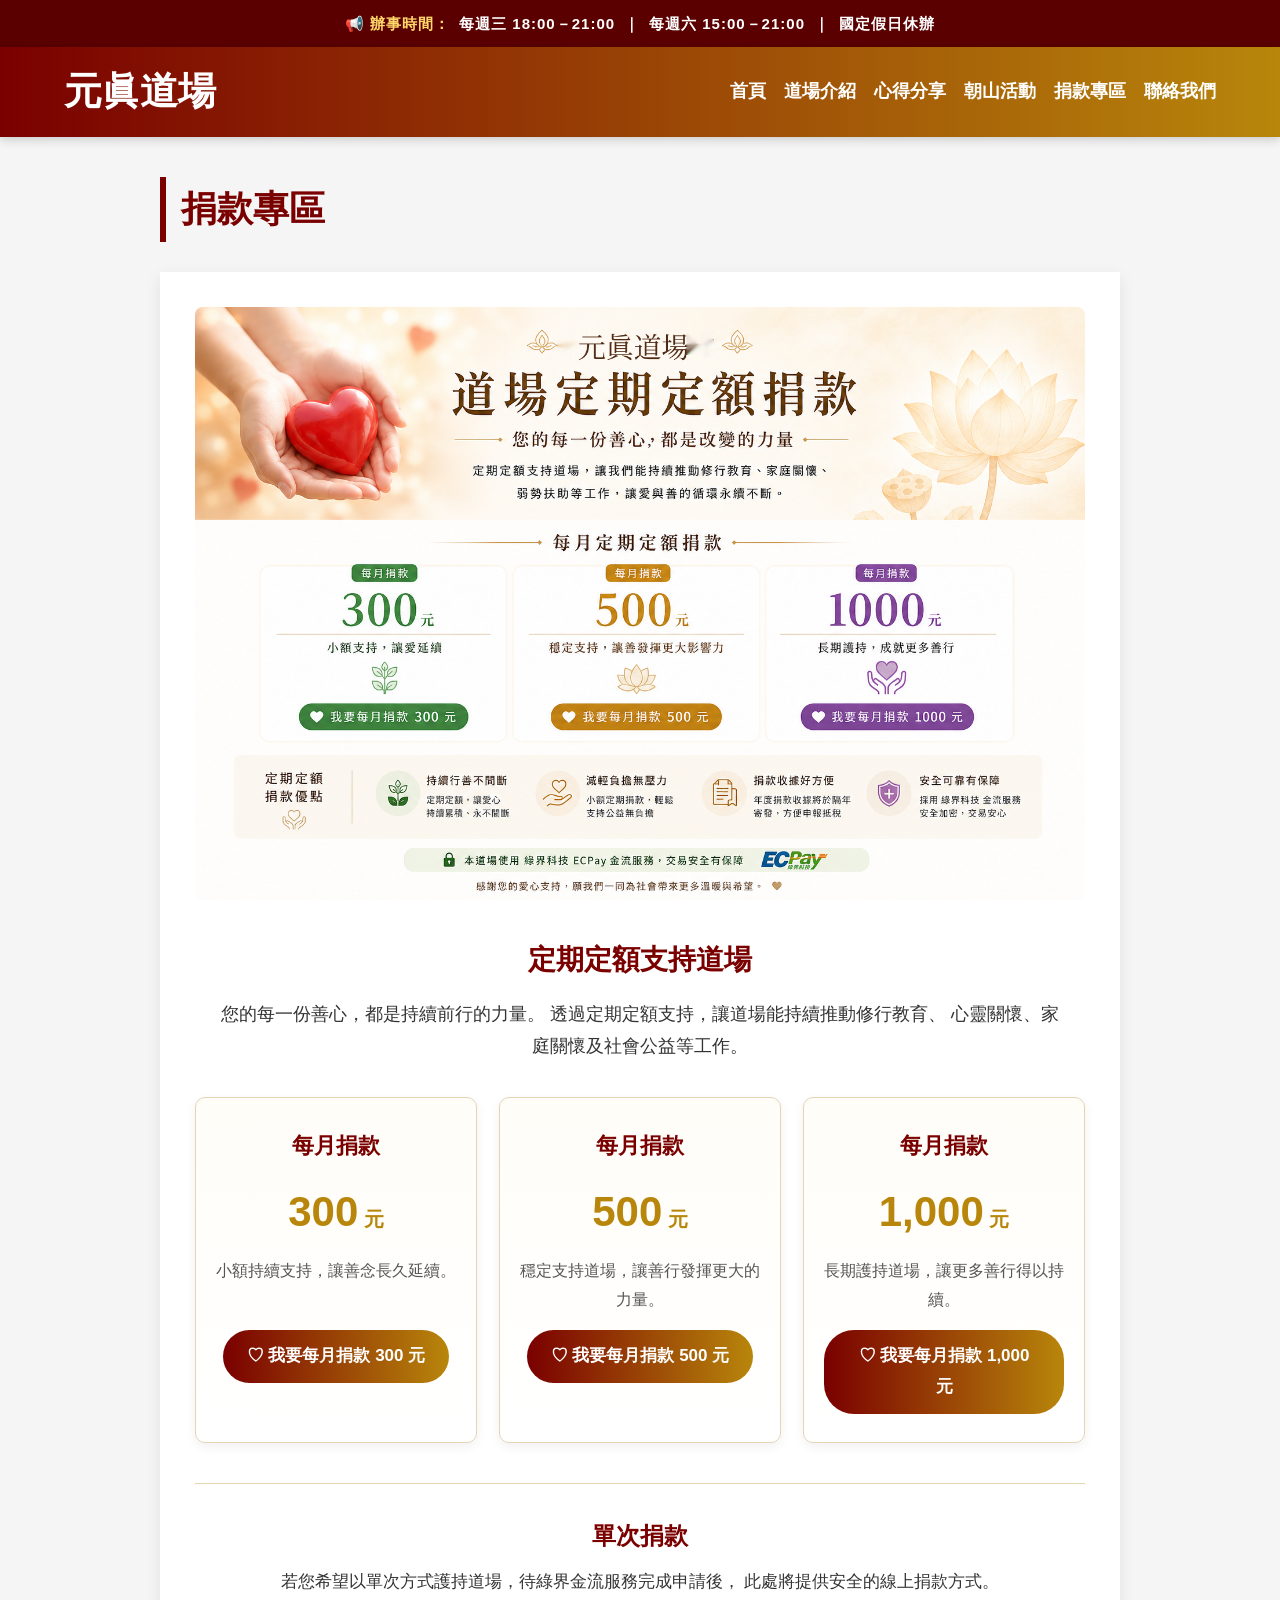
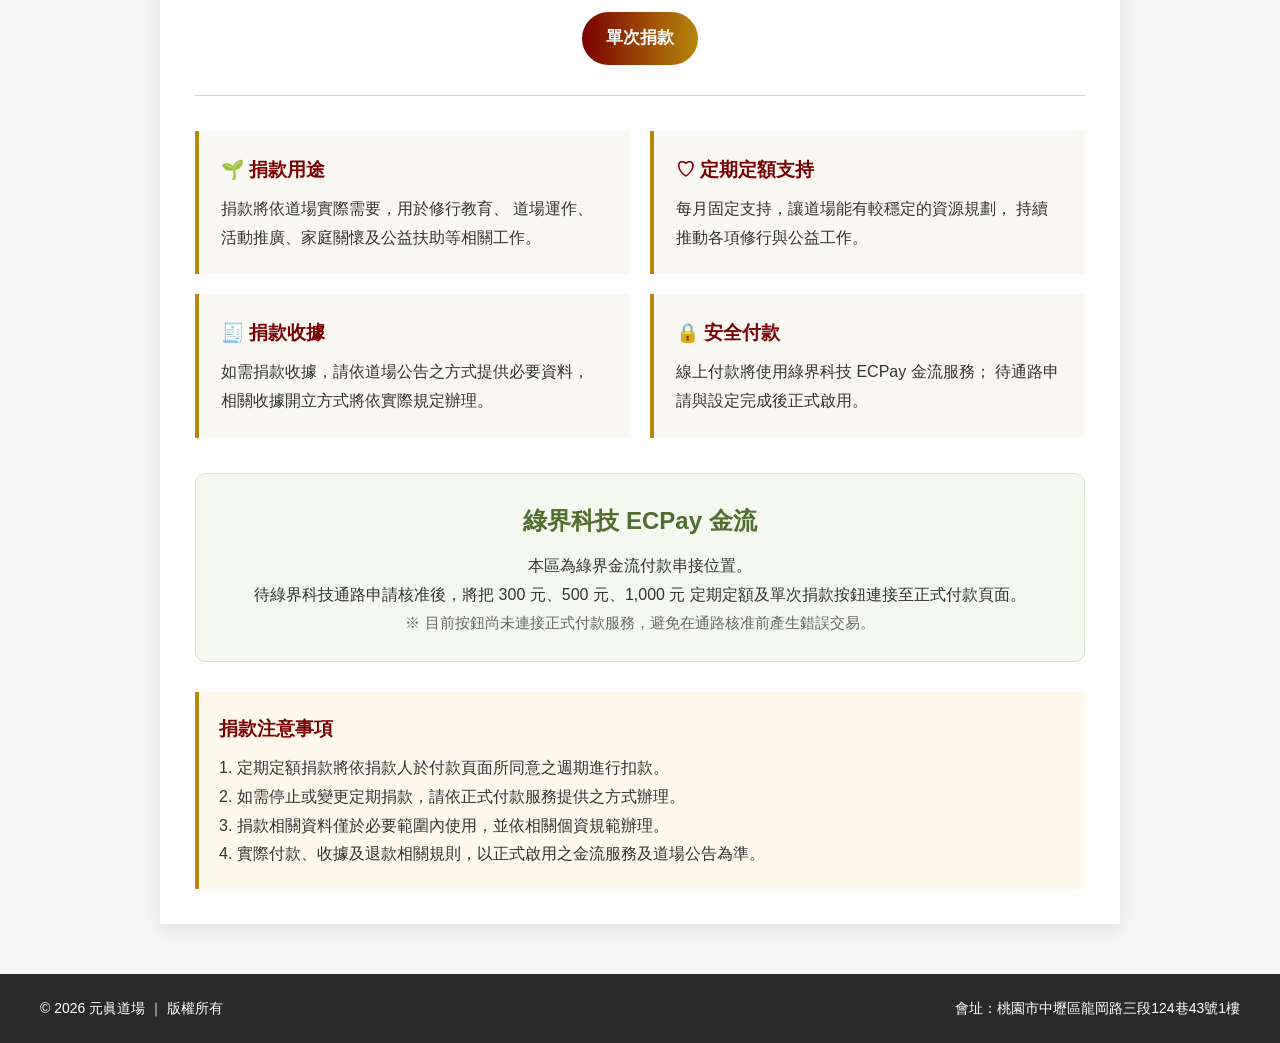
<file: donate.html>
<!DOCTYPE html>
<html lang="zh-Hant">
<head>
<meta charset="UTF-8">
<meta name="viewport" content="width=device-width, initial-scale=1.0">
<title>捐款專區｜元眞道場</title>

<style>
*{
    margin:0;
    padding:0;
    box-sizing:border-box;
}

body{
    font-family:"Microsoft JhengHei",sans-serif;
    background:#f5f5f5;
    color:#333;
    line-height:1.8;
}

/* 辦事時間 */
.service-time {
    background: #5b0000;
    color: white;
    text-align: center;
    padding: 10px 15px;
    font-size: 15px;
    font-weight: 600;
    letter-spacing: 1px;
}

.service-time span {
    color: #ffd76a;
}

/* Header */
header {
    background: linear-gradient(90deg, #7a0000, #b8860b);
    padding: 20px;
    color: white;
    box-shadow: 0 2px 10px rgba(0,0,0,.2);
}

.header-inner {
    max-width: 1200px;
    margin: auto;
    display: flex;
    justify-content: space-between;
    align-items: center;
}

.logo {
    font-size: 38px;
    font-weight: bold;
}

nav ul {
    display: flex;
    list-style: none;
    gap: 25px;
}

nav a {
    color: white;
    text-decoration: none;
    font-size: 18px;
    font-weight: bold;
}

nav a:hover {
    opacity: .7;
}

/* Main */
.main-container{
    max-width:1000px;
    margin:40px auto;
    padding:0 20px;
}

.title-section{
    font-size:36px;
    font-weight:bold;
    border-left:6px solid #7a0000;
    padding-left:15px;
    margin-bottom:30px;
    color:#7a0000;
}

.article{
    background:white;
    padding:35px;
    box-shadow:0 5px 15px rgba(0,0,0,.08);
}

/* 捐款主圖 */
.donation-banner{
    width:100%;
    margin-bottom:35px;
}

.donation-banner img{
    width:100%;
    height:auto;
    display:block;
    border-radius:8px;
}

/* 說明 */
.intro{
    text-align:center;
    max-width:850px;
    margin:0 auto 35px;
}

.intro h2{
    color:#7a0000;
    font-size:28px;
    margin-bottom:12px;
}

.intro p{
    font-size:18px;
}

/* 金額卡片 */
.donation-options{
    display:grid;
    grid-template-columns:repeat(3,1fr);
    gap:22px;
    margin:30px 0 40px;
}

.donation-card{
    border:1px solid #e5d5b5;
    border-radius:10px;
    padding:28px 20px;
    text-align:center;
    background:linear-gradient(180deg,#fffdf8,#fff);
    box-shadow:0 4px 12px rgba(0,0,0,.06);
}

.donation-card h3{
    color:#7a0000;
    font-size:22px;
    margin-bottom:5px;
}

.amount{
    font-size:42px;
    font-weight:bold;
    color:#b8860b;
    margin:8px 0;
}

.amount small{
    font-size:20px;
}

.donation-card p{
    min-height:58px;
    font-size:16px;
    color:#555;
}

.donate-button{
    display:inline-block;
    margin-top:15px;
    padding:11px 24px;
    border-radius:30px;
    background:linear-gradient(90deg,#7a0000,#b8860b);
    color:white;
    text-decoration:none;
    font-weight:bold;
    font-size:17px;
    cursor:pointer;
    transition:.2s;
}

.donate-button:hover{
    transform:translateY(-2px);
    opacity:.9;
}

/* 單次捐款 */
.single-donation{
    border-top:1px solid #e5d5b5;
    border-bottom:1px solid #e5d5b5;
    padding:30px 10px;
    margin:10px 0 35px;
    text-align:center;
}

.single-donation h2{
    color:#7a0000;
    margin-bottom:10px;
}

.single-donation p{
    font-size:17px;
}

/* 捐款用途 */
.info-grid{
    display:grid;
    grid-template-columns:repeat(2,1fr);
    gap:20px;
    margin-top:25px;
}

.info-box{
    background:#faf8f2;
    border-left:4px solid #b8860b;
    padding:22px;
}

.info-box h3{
    color:#7a0000;
    margin-bottom:8px;
}

/* 綠界區 */
.ecpay-box{
    margin-top:35px;
    padding:25px;
    background:#f4f8ef;
    border:1px solid #d8e4c9;
    border-radius:10px;
    text-align:center;
}

.ecpay-box h2{
    color:#4f6d2f;
    margin-bottom:10px;
}

.ecpay-note{
    color:#666;
    font-size:15px;
}

/* 注意事項 */
.notice{
    margin-top:30px;
    padding:20px;
    background:#fff9ed;
    border-left:4px solid #b8860b;
}

.notice h3{
    color:#7a0000;
    margin-bottom:8px;
}

/* Footer */
footer {
    background: #2a2a2a;
    color: white;
    padding: 22px 30px;
    margin-top: 50px;
    font-size: 14px;
}

.footer-inner {
    max-width: 1200px;
    margin: auto;
    display: flex;
    justify-content: space-between;
    align-items: center;
}

/* 手機版：與網站其他頁面統一；桌面版沿用首頁設定 */
@media screen and (max-width: 768px) {
    html { -webkit-text-size-adjust: 100%; }
    body { overflow-wrap: anywhere; }
    img, video, iframe { max-width: 100%; }

    .service-time {
        font-size: 13px;
        line-height: 1.7;
        letter-spacing: 0;
        padding: 9px 12px;
    }

    .header-inner {
        width: 100%;
        max-width: 100%;
        flex-direction: column;
        align-items: stretch;
        gap: 14px;
        padding: 16px;
    }

    .logo {
        font-size: 30px;
        line-height: 1.35;
        text-align: center;
    }

    nav { width: 100%; }
    nav ul {
        display: grid;
        grid-template-columns: repeat(3, minmax(0, 1fr));
        width: 100%;
        gap: 6px;
    }
    nav li { min-width: 0; }
    nav a {
        display: flex;
        align-items: center;
        justify-content: center;
        min-height: 42px;
        padding: 8px 4px;
        border: 1px solid rgba(255,255,255,.28);
        border-radius: 6px;
        font-size: 14px;
        line-height: 1.4;
        text-align: center;
    }

    .main-container {
        width: 100%;
        max-width: 1000px;
        margin: 25px auto;
        padding: 0 16px;
    }

    .title-section {
        font-size: 28px;
        line-height: 1.45;
        margin-bottom: 20px;
    }

    .article { padding: 18px; }
    .donation-options, .info-grid { grid-template-columns: minmax(0, 1fr); }
    .donation-banner img {
        display: block;
        width: 100%;
        height: auto;
        border-radius: 5px;
    }
    .intro h2 { font-size: 24px; }
    .intro p, .single-donation p, .info-box p, .ecpay-box p, .notice p {
        font-size: 16px;
        line-height: 1.9;
        overflow-wrap: anywhere;
    }
    .donation-card { min-width: 0; padding: 24px 16px; }
    .donate-button {
        max-width: 100%;
        white-space: normal;
        line-height: 1.5;
    }
    .ecpay-box, .notice, .info-box { padding: 18px; }

    footer { padding: 20px 16px; }
    .footer-inner {
        flex-direction: column;
        align-items: center;
        gap: 10px;
        text-align: center;
    }
}

@media screen and (max-width: 380px) {
    .header-inner { padding-left: 12px; padding-right: 12px; }
    nav ul { grid-template-columns: repeat(2, minmax(0, 1fr)); }
    .main-container { padding-left: 12px; padding-right: 12px; }
    .article { padding: 14px; }
    .service-time { font-size: 12px; line-height: 1.7; }
    .donate-button { padding: 10px 14px; font-size: 15px; }
}
</style>

<link rel="stylesheet" href="common.css">
</head>

<body>

<div class="service-time">
  <span class="service-label">📢 辦事時間：</span>
  <span class="service-detail">每週三 18:00－21:00</span>
  <span class="service-separator">｜</span>
  <span class="service-detail">每週六 15:00－21:00</span>
  <span class="service-separator">｜</span>
  <span class="service-detail">國定假日休辦</span>
</div>

<header class="site-header">
  <div class="header-inner">
    <div class="logo">元眞道場</div>
    <nav aria-label="主選單">
      <ul>
        <li><a href="index.html">首頁</a></li>
        <li><a href="about.html">道場介紹</a></li>
        <li><a href="share.html">心得分享</a></li>
        <li><a href="chaoshan.html">朝山活動</a></li>
        <li><a href="donate.html">捐款專區</a></li>
        <li><a href="contact.html">聯絡我們</a></li>
      </ul>
    </nav>
  </div>
</header>

<div class="main-container">

    <div class="title-section">捐款專區</div>

    <div class="article">

        <div class="donation-banner">
            <img src="donation-monthly.png" alt="元眞道場 道場定期定額捐款">
        </div>

        <div class="intro">
            <h2>定期定額支持道場</h2>
            <p>
                您的每一份善心，都是持續前行的力量。
                透過定期定額支持，讓道場能持續推動修行教育、
                心靈關懷、家庭關懷及社會公益等工作。
            </p>
        </div>

        <div class="donation-options">

            <div class="donation-card">
                <h3>每月捐款</h3>
                <div class="amount">300<small> 元</small></div>
                <p>小額持續支持，讓善念長久延續。</p>
                <a class="donate-button" href="#ecpay">♡ 我要每月捐款 300 元</a>
            </div>

            <div class="donation-card">
                <h3>每月捐款</h3>
                <div class="amount">500<small> 元</small></div>
                <p>穩定支持道場，讓善行發揮更大的力量。</p>
                <a class="donate-button" href="#ecpay">♡ 我要每月捐款 500 元</a>
            </div>

            <div class="donation-card">
                <h3>每月捐款</h3>
                <div class="amount">1,000<small> 元</small></div>
                <p>長期護持道場，讓更多善行得以持續。</p>
                <a class="donate-button" href="#ecpay">♡ 我要每月捐款 1,000 元</a>
            </div>

        </div>

        <div class="single-donation">
            <h2>單次捐款</h2>
            <p>
                若您希望以單次方式護持道場，待綠界金流服務完成申請後，
                此處將提供安全的線上捐款方式。
            </p>
            <a class="donate-button" href="#ecpay">單次捐款</a>
        </div>

        <div class="info-grid">

            <div class="info-box">
                <h3>🌱 捐款用途</h3>
                <p>
                    捐款將依道場實際需要，用於修行教育、
                    道場運作、活動推廣、家庭關懷及公益扶助等相關工作。
                </p>
            </div>

            <div class="info-box">
                <h3>♡ 定期定額支持</h3>
                <p>
                    每月固定支持，讓道場能有較穩定的資源規劃，
                    持續推動各項修行與公益工作。
                </p>
            </div>

            <div class="info-box">
                <h3>🧾 捐款收據</h3>
                <p>
                    如需捐款收據，請依道場公告之方式提供必要資料，
                    相關收據開立方式將依實際規定辦理。
                </p>
            </div>

            <div class="info-box">
                <h3>🔒 安全付款</h3>
                <p>
                    線上付款將使用綠界科技 ECPay 金流服務；
                    待通路申請與設定完成後正式啟用。
                </p>
            </div>

        </div>

        <div class="ecpay-box" id="ecpay">
            <h2>綠界科技 ECPay 金流</h2>
            <p>
                本區為綠界金流付款串接位置。
                <br>
                待綠界科技通路申請核准後，將把 300 元、500 元、1,000 元
                定期定額及單次捐款按鈕連接至正式付款頁面。
            </p>
            <p class="ecpay-note">
                ※ 目前按鈕尚未連接正式付款服務，避免在通路核准前產生錯誤交易。
            </p>
        </div>

        <div class="notice">
            <h3>捐款注意事項</h3>
            <p>
                1. 定期定額捐款將依捐款人於付款頁面所同意之週期進行扣款。<br>
                2. 如需停止或變更定期捐款，請依正式付款服務提供之方式辦理。<br>
                3. 捐款相關資料僅於必要範圍內使用，並依相關個資規範辦理。<br>
                4. 實際付款、收據及退款相關規則，以正式啟用之金流服務及道場公告為準。
            </p>
        </div>

    </div>
</div>

<footer>
    <div class="footer-inner">
        <div>© 2026 元眞道場 ｜ 版權所有</div>
        <div>會址：桃園市中壢區龍岡路三段124巷43號1樓</div>
    </div>
</footer>
</body>
</html>
</file>
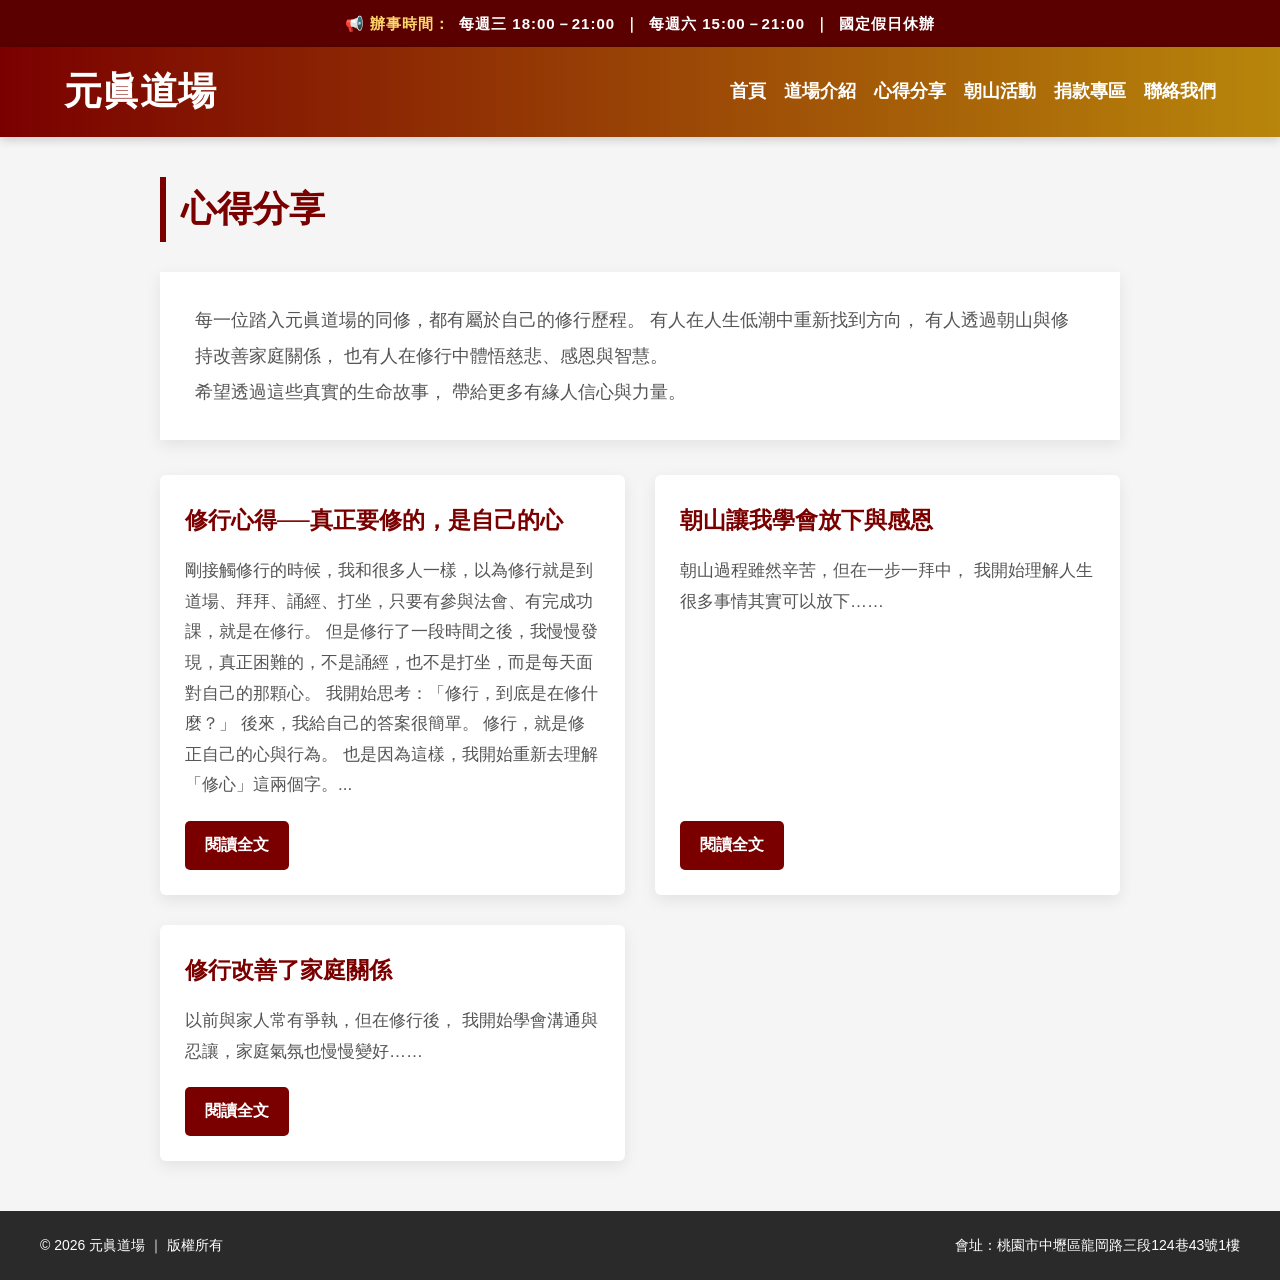
<file: share.html>
<!DOCTYPE html>
<html lang="zh-Hant">
<head>
<meta charset="UTF-8">
<meta name="viewport" content="width=device-width, initial-scale=1.0">
<title>心得分享｜元眞道場</title>

<style>
* {
    margin: 0;
    padding: 0;
    box-sizing: border-box;
}

body {
    font-family: "Microsoft JhengHei", sans-serif;
    background: #f5f5f5;
    color: #333;
    line-height: 1.8;
}

/* Header */
header {
    background: linear-gradient(90deg, #7a0000, #b8860b);
    padding: 20px;
    color: white;
    box-shadow: 0 2px 10px rgba(0,0,0,.2);
}

.header-inner {
    max-width: 1200px;
    margin: auto;
    display: flex;
    justify-content: space-between;
    align-items: center;
}

.logo {
    font-size: 38px;
    font-weight: bold;
}

nav ul {
    display: flex;
    list-style: none;
    gap: 25px;
}

nav a {
    color: white;
    text-decoration: none;
    font-size: 18px;
    font-weight: bold;
}

nav a:hover {
    opacity: .7;
}

/* 辦事時間 */
.service-time {
    background: #5b0000;
    color: white;
    text-align: center;
    padding: 10px 15px;
    font-size: 15px;
    font-weight: 600;
    letter-spacing: 1px;
}

.service-time span {
    color: #ffd76a;
}

/* Main */
.main {
    max-width: 1100px;
    margin: 40px auto;
    padding: 0 20px;
}

.page-title {
    font-size: 36px;
    font-weight: bold;
    border-left: 6px solid #7a0000;
    padding-left: 15px;
    margin-bottom: 30px;
    color: #7a0000;
}

.intro {
    background: white;
    padding: 30px 35px;
    margin-bottom: 35px;
    box-shadow: 0 5px 15px rgba(0,0,0,.08);
    font-size: 18px;
    line-height: 2;
    color: #555;
}

/* 心得卡片 */
.cards {
    display: grid;
    grid-template-columns: repeat(auto-fit, minmax(320px, 1fr));
    gap: 30px;
}

.card {
    background: white;
    border-radius: 6px;
    overflow: hidden;
    box-shadow: 0 5px 15px rgba(0,0,0,.08);
    display: flex;
    flex-direction: column;
    height: 100%;
}

.card-content {
    padding: 25px;
    display: flex;
    flex-direction: column;
    flex: 1;
}

.card h2 {
    color: #7a0000;
    font-size: 23px;
    margin-bottom: 15px;
}

.card p {
    font-size: 17px;
    line-height: 1.8;
    color: #555;
    margin-bottom: 20px;
    flex: 1;
}

.btn {
    display: inline-block;
    align-self: flex-start;
    padding: 10px 20px;
    background: #7a0000;
    color: white;
    text-decoration: none;
    border-radius: 5px;
    font-weight: bold;
}

.btn:hover {
    background: #b8860b;
}

/* Footer */
footer {
    background: #2a2a2a;
    color: white;
    padding: 22px 30px;
    margin-top: 50px;
    font-size: 14px;
}

.footer-inner {
    max-width: 1200px;
    margin: auto;
    display: flex;
    justify-content: space-between;
    align-items: center;
}

/* 手機版：與網站其他頁面統一，僅在窄螢幕生效 */
@media screen and (max-width: 768px) {
    html { -webkit-text-size-adjust: 100%; }
    body { overflow-wrap: anywhere; }

    .header-inner {
        width: 100%;
        max-width: 100%;
        flex-direction: column;
        align-items: stretch;
        gap: 14px;
    }

    .logo {
        text-align: center;
        font-size: 30px;
        line-height: 1.35;
    }

    nav { width: 100%; }
    nav ul {
        display: grid;
        grid-template-columns: repeat(3, minmax(0, 1fr));
        width: 100%;
        gap: 6px;
    }

    nav li { min-width: 0; }
    nav a {
        display: flex;
        align-items: center;
        justify-content: center;
        min-height: 42px;
        padding: 8px 4px;
        border: 1px solid rgba(255,255,255,.28);
        border-radius: 6px;
        font-size: 14px;
        line-height: 1.4;
        text-align: center;
    }

    .service-time {
        padding: 9px 12px;
        font-size: 13px;
        line-height: 1.7;
        letter-spacing: 0;
    }

    .main {
        width: 100%;
        max-width: 100%;
        margin: 24px auto;
        padding: 0 16px;
    }

    .page-title {
        font-size: 28px;
        line-height: 1.45;
        margin-bottom: 22px;
    }

    .intro {
        padding: 20px 18px;
        margin-bottom: 24px;
        font-size: 16px;
        line-height: 1.9;
        overflow-wrap: anywhere;
    }

    .cards {
        grid-template-columns: minmax(0, 1fr);
        gap: 18px;
    }

    .card { min-width: 0; }
    .card-content { padding: 20px 18px; }
    .card h2 { font-size: 20px; line-height: 1.6; }
    .card p { font-size: 16px; line-height: 1.9; }

    .footer-inner {
        flex-direction: column;
        align-items: center;
        gap: 6px;
        text-align: center;
    }

    footer { padding: 20px 16px; }
}

@media screen and (max-width: 380px) {
    nav ul { grid-template-columns: repeat(2, minmax(0, 1fr)); }
    .main { padding-left: 12px; padding-right: 12px; }
    .intro { padding: 16px 14px; }
    .card-content { padding: 16px 14px; }
    .service-time { font-size: 12px; line-height: 1.7; }
}
</style>

<link rel="stylesheet" href="common.css">
</head>

<body>

<div class="service-time">
  <span class="service-label">📢 辦事時間：</span>
  <span class="service-detail">每週三 18:00－21:00</span>
  <span class="service-separator">｜</span>
  <span class="service-detail">每週六 15:00－21:00</span>
  <span class="service-separator">｜</span>
  <span class="service-detail">國定假日休辦</span>
</div>

<header class="site-header">
  <div class="header-inner">
    <div class="logo">元眞道場</div>
    <nav aria-label="主選單">
      <ul>
        <li><a href="index.html">首頁</a></li>
        <li><a href="about.html">道場介紹</a></li>
        <li><a href="share.html">心得分享</a></li>
        <li><a href="chaoshan.html">朝山活動</a></li>
        <li><a href="donate.html">捐款專區</a></li>
        <li><a href="contact.html">聯絡我們</a></li>
      </ul>
    </nav>
  </div>
</header>

<main class="main">

    <h1 class="page-title">心得分享</h1>

    <div class="intro">
        每一位踏入元眞道場的同修，都有屬於自己的修行歷程。
        有人在人生低潮中重新找到方向，
        有人透過朝山與修持改善家庭關係，
        也有人在修行中體悟慈悲、感恩與智慧。
        <br>
        希望透過這些真實的生命故事，
        帶給更多有緣人信心與力量。
    </div>

    <div class="cards">

        <!-- 卡片1 -->
        <div class="card">
            <div class="card-content">
                <h2>修行心得──真正要修的，是自己的心</h2>
                <p>
                    剛接觸修行的時候，我和很多人一樣，以為修行就是到道場、拜拜、誦經、打坐，只要有參與法會、有完成功課，就是在修行。

                    但是修行了一段時間之後，我慢慢發現，真正困難的，不是誦經，也不是打坐，而是每天面對自己的那顆心。

                    我開始思考：「修行，到底是在修什麼？」

                    後來，我給自己的答案很簡單。

                    修行，就是修正自己的心與行為。

                    也是因為這樣，我開始重新去理解「修心」這兩個字。...
                </p>
                <a class="btn" href="share01.html">閱讀全文</a>
            </div>
        </div>

        <!-- 卡片2 -->
        <div class="card">
            <div class="card-content">
                <h2>朝山讓我學會放下與感恩</h2>
                <p>
                    朝山過程雖然辛苦，但在一步一拜中，
                    我開始理解人生很多事情其實可以放下……
                </p>
                <a class="btn" href="share02.html">閱讀全文</a>
            </div>
        </div>

        <!-- 卡片3 -->
        <div class="card">
            <div class="card-content">
                <h2>修行改善了家庭關係</h2>
                <p>
                    以前與家人常有爭執，但在修行後，
                    我開始學會溝通與忍讓，家庭氣氛也慢慢變好……
                </p>
                <a class="btn" href="share03.html">閱讀全文</a>
            </div>
        </div>

    </div>
</main>

<footer>
    <div class="footer-inner">
        <div>© 2026 元眞道場 ｜ 版權所有</div>
        <div>會址：桃園市中壢區龍岡路三段124巷43號1樓</div>
    </div>
</footer>

</body>
</html>
</file>
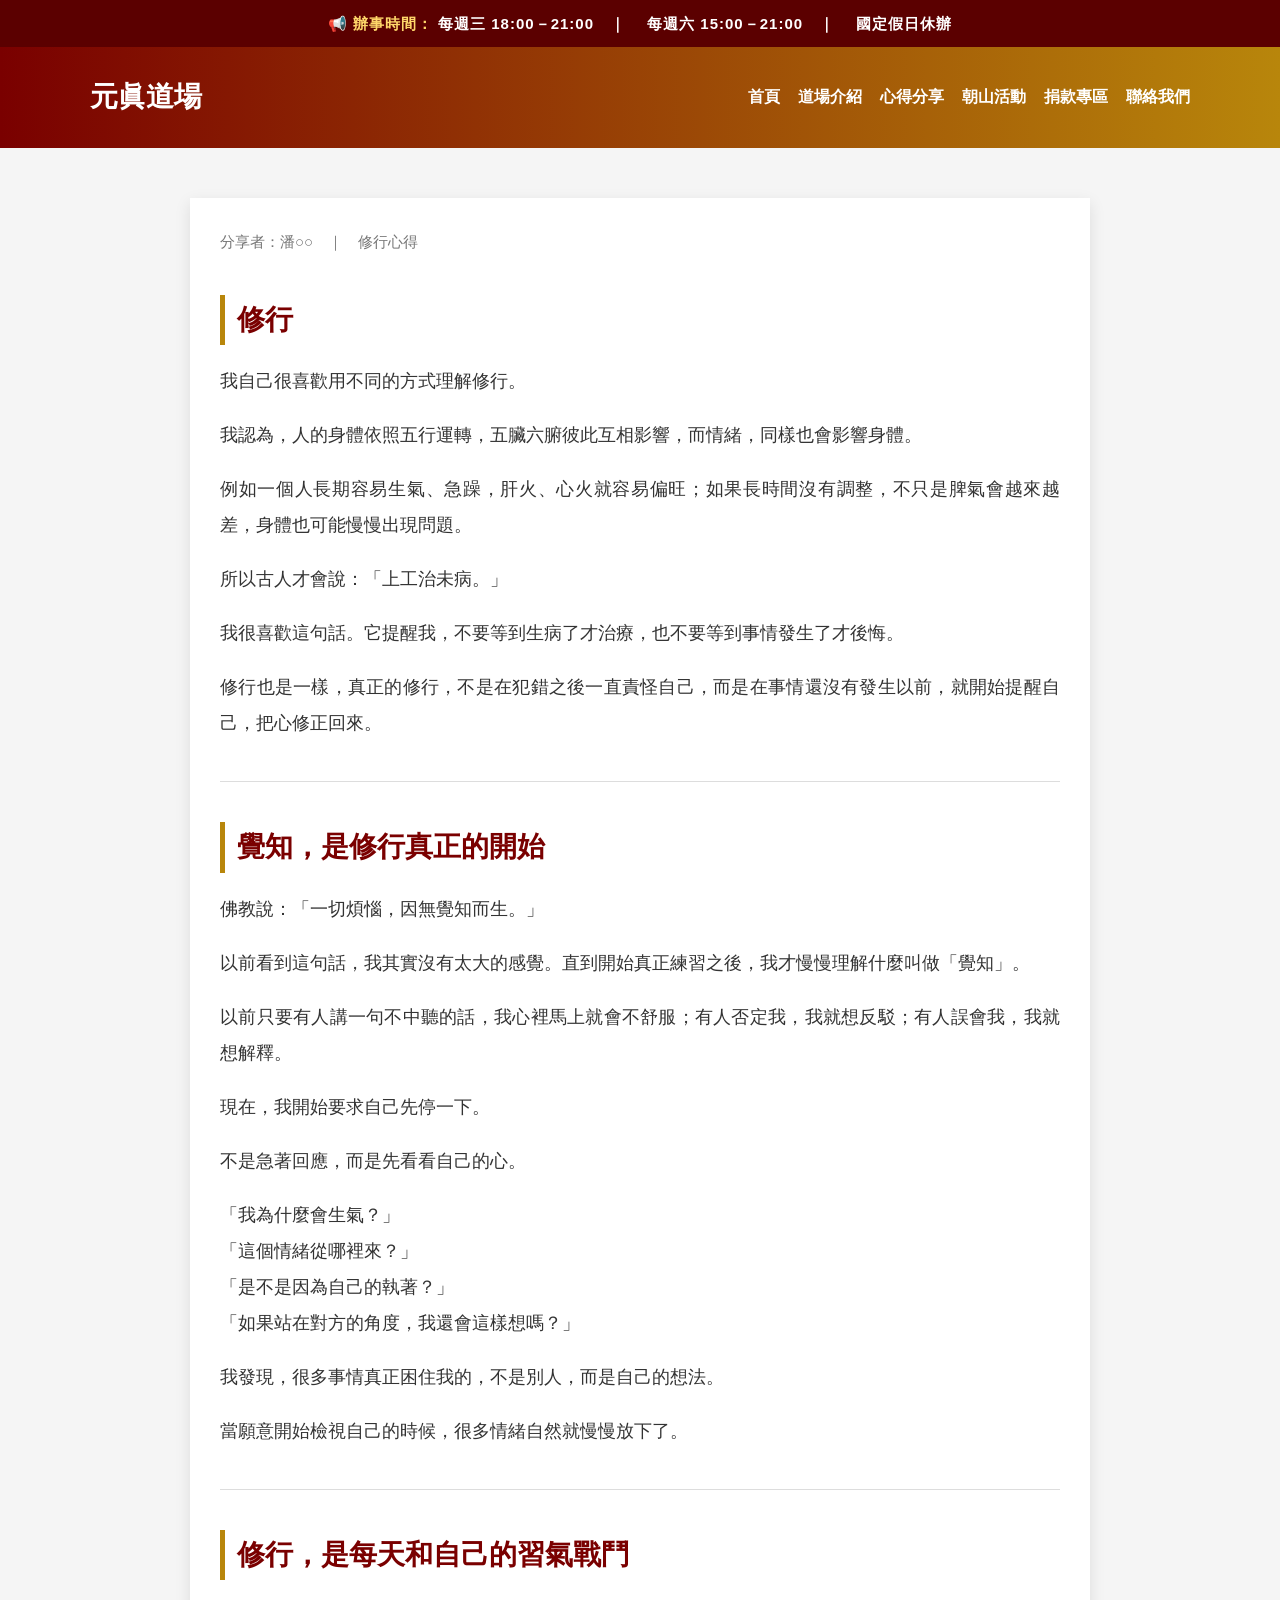
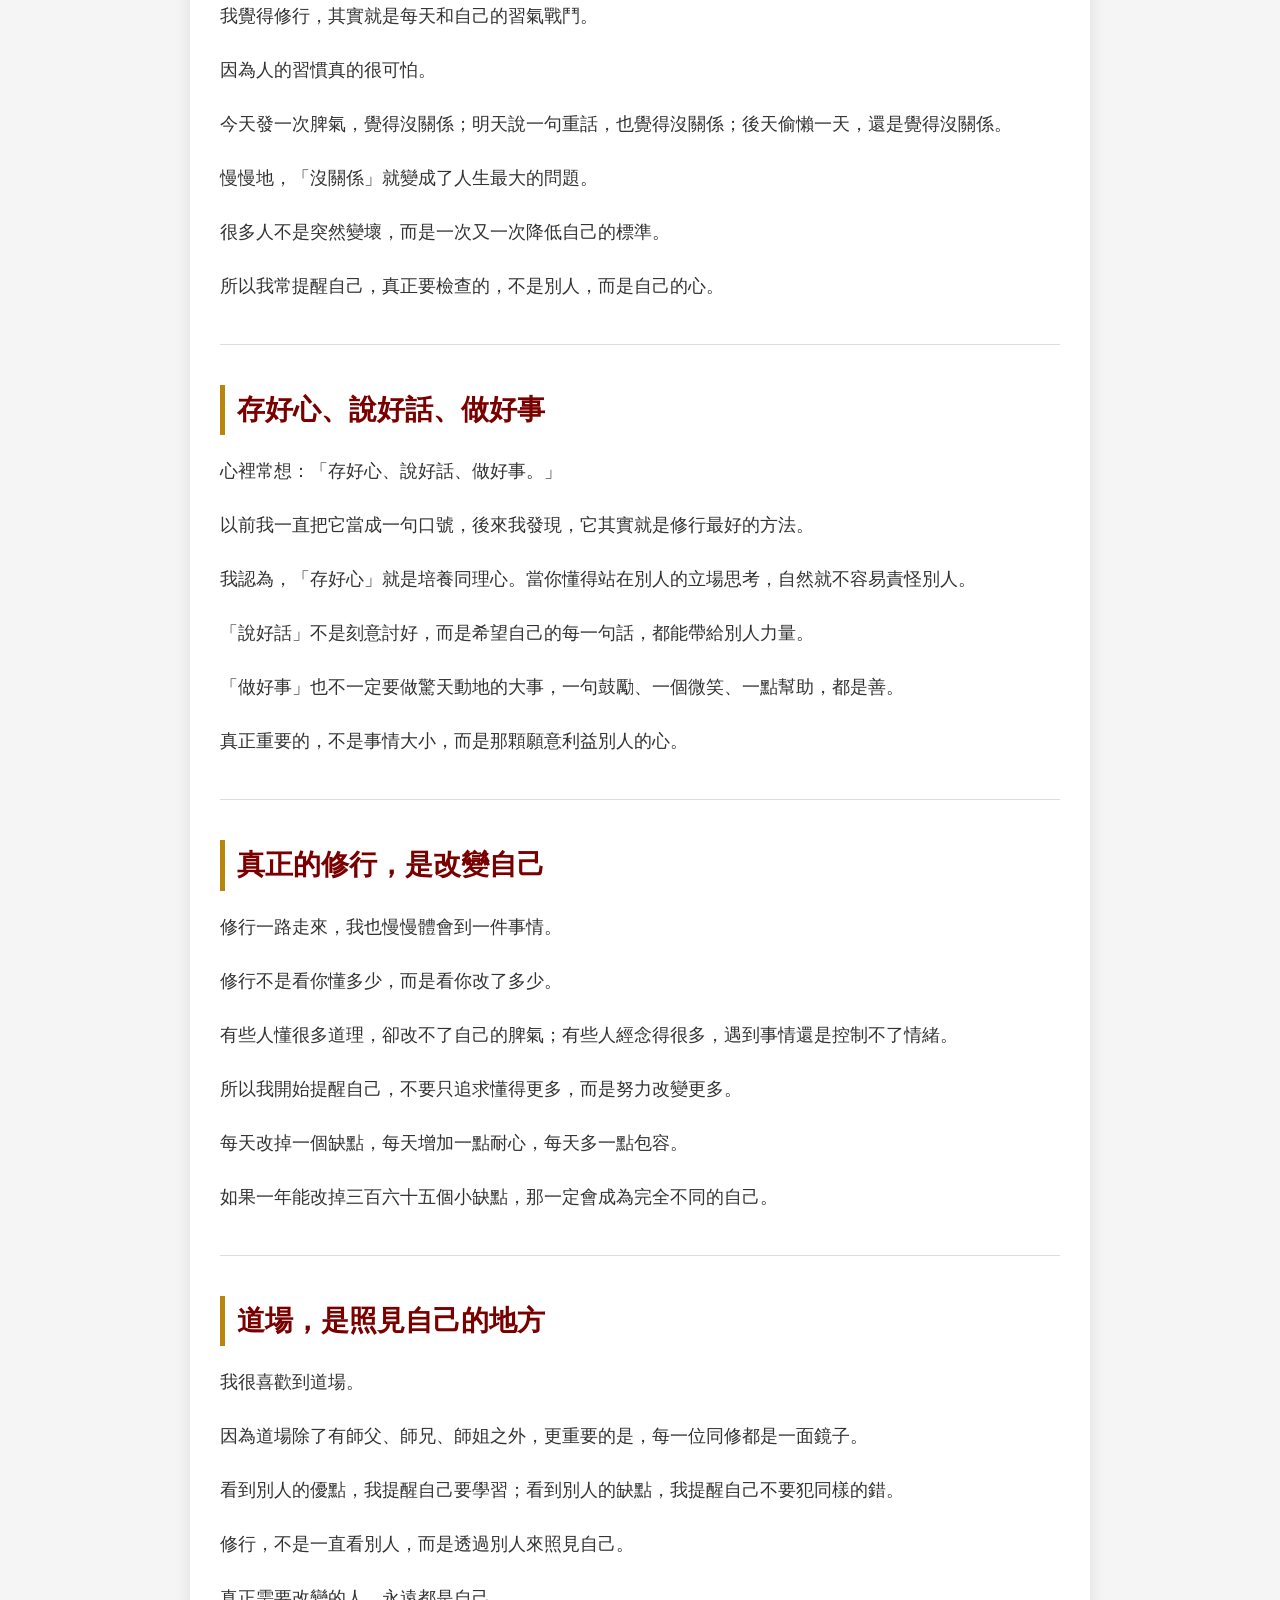
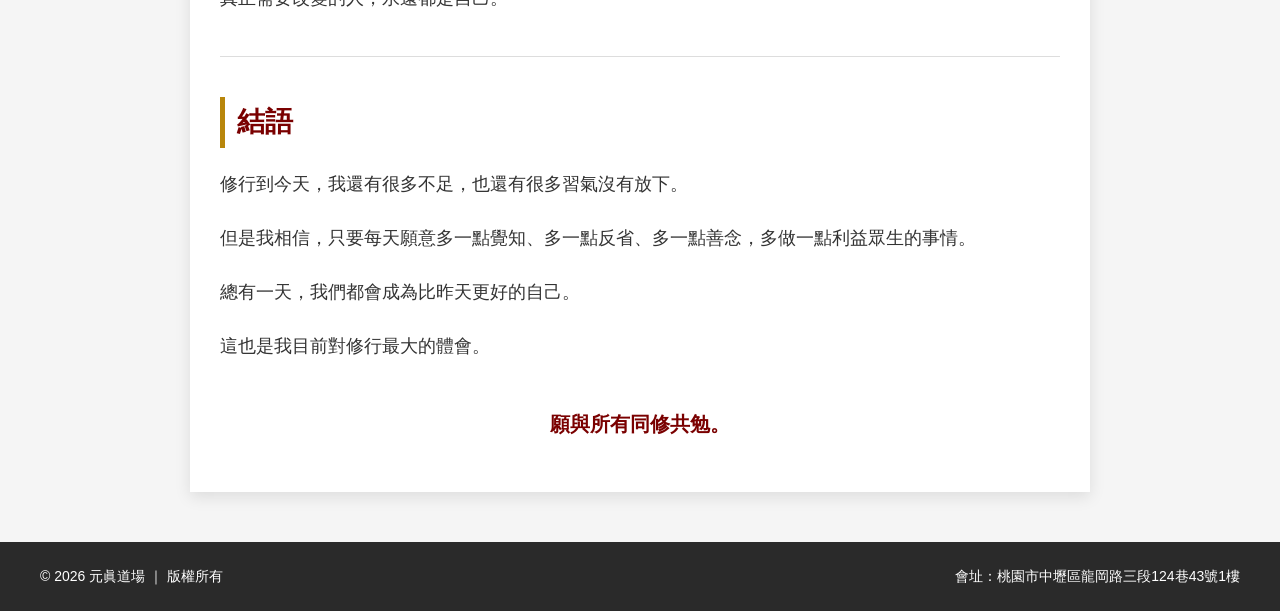
<file: share01.html>
<!DOCTYPE html>
<html lang="zh-Hant">
<head>
<meta charset="UTF-8">
<meta name="viewport" content="width=device-width, initial-scale=1.0">

<title>心得分享｜我自己很喜歡用不同的方式理解修行。</title>

<style>
* {
    box-sizing: border-box;
}

body {
    font-family: "Microsoft JhengHei", sans-serif;
    margin: 0;
    background: #f5f5f5;
    color: #333;
    line-height: 1.8;
}

/* Header */
header {
    background: linear-gradient(90deg, #7a0000, #b8860b);
    padding: 20px;
    color: #fff;
}

.header-inner {
    max-width: 1100px;
    margin: auto;
    display: flex;
    justify-content: space-between;
    align-items: center;
}

.logo {
    font-size: 28px;
    font-weight: bold;
}

nav ul {
    list-style: none;
    display: flex;
    gap: 18px;
}

nav a {
    color: #fff;
    text-decoration: none;
    font-weight: bold;
}

/* Content */
.container {
    max-width: 900px;
    margin: 50px auto;
    background: #fff;
    padding: 30px;
    box-shadow: 0 5px 15px rgba(0,0,0,.1);
}

h1 {
    color: #7a0000;
    margin-bottom: 20px;
}

img {
    width: 100%;
    border-radius: 8px;
    margin-bottom: 20px;
}

.meta {
    color: #777;
    margin-bottom: 35px;
    font-size: 15px;
}

.container h2 {
    color: #7a0000;
    margin-top: 40px;
    margin-bottom: 15px;
    border-left: 5px solid #b8860b;
    padding-left: 12px;
    font-size: 28px;
}

.container p {
    font-size: 18px;
    line-height: 2;
    margin-bottom: 18px;
    text-align: justify;
}

.container hr {
    border: none;
    border-top: 1px solid #ddd;
    margin: 40px 0;
}

/* 辦事時間 */
.service-time {
    background: #5b0000;
    color: #fff;
    text-align: center;
    padding: 10px 15px;
    font-size: 15px;
    font-weight: 600;
    letter-spacing: 1px;
}

.service-time span {
    color: #ffd76a;
}

/* Footer */
footer {
    padding: 22px 30px;
    margin-top: 50px;
    background: #2a2a2a;
    color: #fff;
    font-size: 14px;
}

.footer-inner {
    max-width: 1200px;
    margin: auto;
    display: flex;
    justify-content: space-between;
    align-items: center;
    gap: 15px;
}

@media (max-width: 768px) {
    .header-inner {
        flex-direction: column;
        gap: 20px;
    }

    .logo {
        font-size: 30px;
    }

    nav ul {
        flex-wrap: wrap;
        justify-content: center;
        gap: 15px;
    }

    .container {
        margin: 30px 15px;
        padding: 20px;
    }

    .container h2 {
        font-size: 24px;
    }

    .footer-inner {
        flex-direction: column;
        gap: 10px;
        text-align: center;
    }
}
</style>
</head>

<body>

<div class="service-time">
    <span>📢 辦事時間：</span>
    每週三 18:00－21:00　｜　
    每週六 15:00－21:00　｜　
    國定假日休辦
</div>

<header>
    <div class="header-inner">
        <div class="logo">元眞道場</div>

        <nav>
            <ul>
                <li><a href="index.html">首頁</a></li>
                <li><a href="about.html">道場介紹</a></li>
                <li><a href="share.html">心得分享</a></li>
                <li><a href="chaoshan.html">朝山活動</a></li>
                <li><a href="donate.html">捐款專區</a></li>
                <li><a href="contact.html">聯絡我們</a></li>
            </ul>
        </nav>
    </div>
</header>

<div class="container">

    <div class="meta">
        分享者：潘○○　｜　修行心得
    </div>

    <h2>修行</h2>

    <p>
        我自己很喜歡用不同的方式理解修行。
    </p>

    <p>
        我認為，人的身體依照五行運轉，五臟六腑彼此互相影響，而情緒，同樣也會影響身體。
    </p>

    <p>
        例如一個人長期容易生氣、急躁，肝火、心火就容易偏旺；如果長時間沒有調整，不只是脾氣會越來越差，身體也可能慢慢出現問題。
    </p>

    <p>
        所以古人才會說：「上工治未病。」
    </p>

    <p>
        我很喜歡這句話。它提醒我，不要等到生病了才治療，也不要等到事情發生了才後悔。
    </p>

    <p>
        修行也是一樣，真正的修行，不是在犯錯之後一直責怪自己，而是在事情還沒有發生以前，就開始提醒自己，把心修正回來。
    </p>

    <hr>

    <h2>覺知，是修行真正的開始</h2>

    <p>
        佛教說：「一切煩惱，因無覺知而生。」
    </p>

    <p>
        以前看到這句話，我其實沒有太大的感覺。直到開始真正練習之後，我才慢慢理解什麼叫做「覺知」。
    </p>

    <p>
        以前只要有人講一句不中聽的話，我心裡馬上就會不舒服；有人否定我，我就想反駁；有人誤會我，我就想解釋。
    </p>

    <p>
        現在，我開始要求自己先停一下。
    </p>

    <p>
        不是急著回應，而是先看看自己的心。
    </p>

    <p>
        「我為什麼會生氣？」<br>
        「這個情緒從哪裡來？」<br>
        「是不是因為自己的執著？」<br>
        「如果站在對方的角度，我還會這樣想嗎？」
    </p>

    <p>
        我發現，很多事情真正困住我的，不是別人，而是自己的想法。
    </p>

    <p>
        當願意開始檢視自己的時候，很多情緒自然就慢慢放下了。
    </p>

    <hr>

    <h2>修行，是每天和自己的習氣戰鬥</h2>

    <p>
        我覺得修行，其實就是每天和自己的習氣戰鬥。
    </p>

    <p>
        因為人的習慣真的很可怕。
    </p>

    <p>
        今天發一次脾氣，覺得沒關係；明天說一句重話，也覺得沒關係；後天偷懶一天，還是覺得沒關係。
    </p>

    <p>
        慢慢地，「沒關係」就變成了人生最大的問題。
    </p>

    <p>
        很多人不是突然變壞，而是一次又一次降低自己的標準。
    </p>

    <p>
        所以我常提醒自己，真正要檢查的，不是別人，而是自己的心。
    </p>

    <hr>

    <h2>存好心、說好話、做好事</h2>

    <p>
        心裡常想：「存好心、說好話、做好事。」
    </p>

    <p>
        以前我一直把它當成一句口號，後來我發現，它其實就是修行最好的方法。
    </p>

    <p>
        我認為，「存好心」就是培養同理心。當你懂得站在別人的立場思考，自然就不容易責怪別人。
    </p>

    <p>
        「說好話」不是刻意討好，而是希望自己的每一句話，都能帶給別人力量。
    </p>

    <p>
        「做好事」也不一定要做驚天動地的大事，一句鼓勵、一個微笑、一點幫助，都是善。
    </p>

    <p>
        真正重要的，不是事情大小，而是那顆願意利益別人的心。
    </p>

    <hr>

    <h2>真正的修行，是改變自己</h2>

    <p>
        修行一路走來，我也慢慢體會到一件事情。
    </p>

    <p>
        修行不是看你懂多少，而是看你改了多少。
    </p>

    <p>
        有些人懂很多道理，卻改不了自己的脾氣；有些人經念得很多，遇到事情還是控制不了情緒。
    </p>

    <p>
        所以我開始提醒自己，不要只追求懂得更多，而是努力改變更多。
    </p>

    <p>
        每天改掉一個缺點，每天增加一點耐心，每天多一點包容。
    </p>

    <p>
        如果一年能改掉三百六十五個小缺點，那一定會成為完全不同的自己。
    </p>

    <hr>

    <h2>道場，是照見自己的地方</h2>

    <p>
        我很喜歡到道場。
    </p>

    <p>
        因為道場除了有師父、師兄、師姐之外，更重要的是，每一位同修都是一面鏡子。
    </p>

    <p>
        看到別人的優點，我提醒自己要學習；看到別人的缺點，我提醒自己不要犯同樣的錯。
    </p>

    <p>
        修行，不是一直看別人，而是透過別人來照見自己。
    </p>

    <p>
        真正需要改變的人，永遠都是自己。
    </p>

    <hr>

    <h2>結語</h2>

    <p>
        修行到今天，我還有很多不足，也還有很多習氣沒有放下。
    </p>

    <p>
        但是我相信，只要每天願意多一點覺知、多一點反省、多一點善念，多做一點利益眾生的事情。
    </p>

    <p>
        總有一天，我們都會成為比昨天更好的自己。
    </p>

    <p>
        這也是我目前對修行最大的體會。
    </p>

    <p style="text-align:center;font-weight:bold;font-size:20px;color:#7a0000;margin-top:40px;">
        願與所有同修共勉。
    </p>

</div>

<footer>
    <div class="footer-inner">
        <div>© 2026 元眞道場 ｜ 版權所有</div>
        <div>會址：桃園市中壢區龍岡路三段124巷43號1樓</div>
    </div>
</footer>

</body>
</html>
</file>
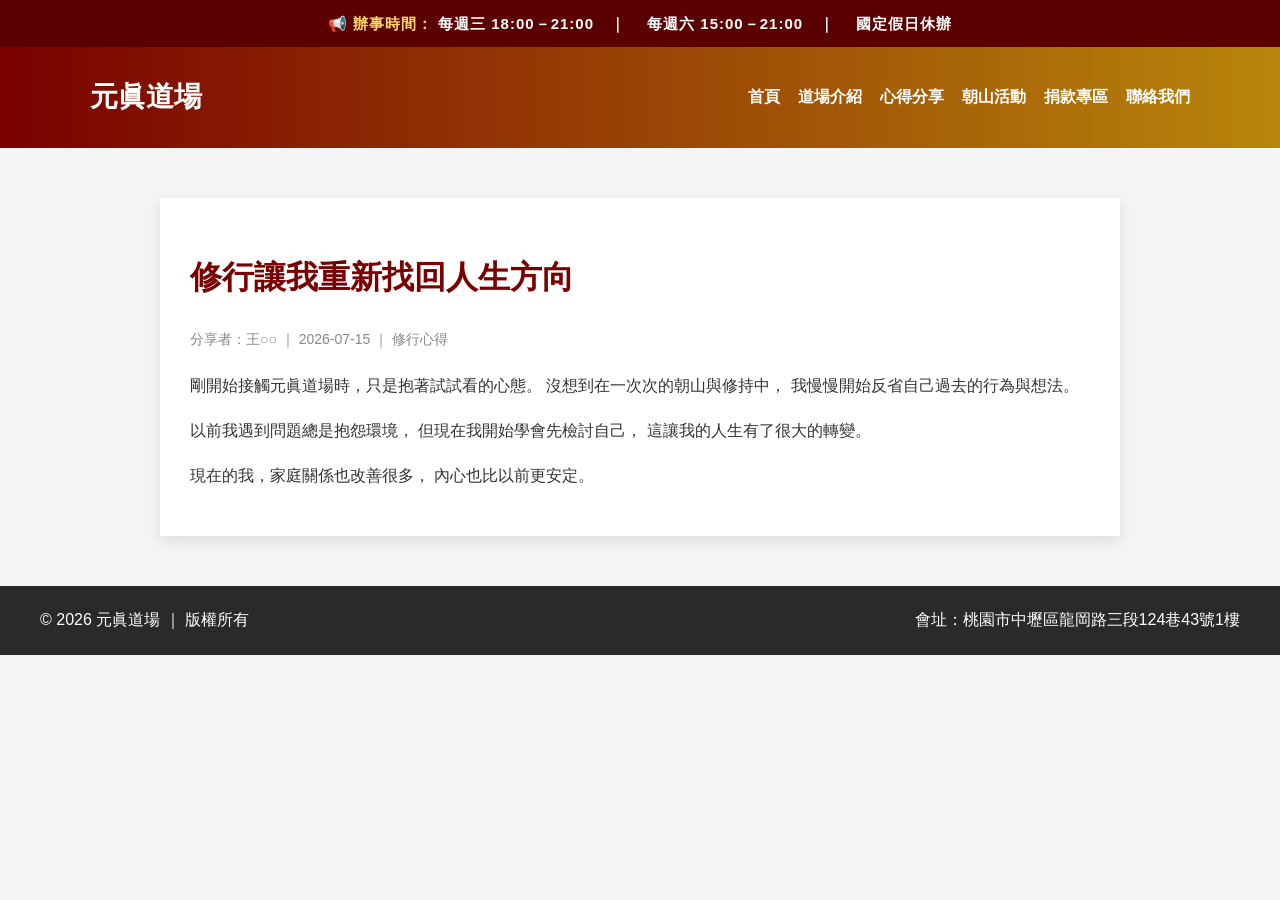
<file: share02.html>
<!DOCTYPE html>
<html lang="zh-Hant">
<head>
<meta charset="UTF-8">
<meta name="viewport" content="width=device-width, initial-scale=1.0">

<title>心得分享｜朝山讓我學會放下與感恩</title>

<style>
body {
    font-family: "Microsoft JhengHei", sans-serif;
    margin: 0;
    background: #f5f5f5;
    color: #333;
    line-height: 1.8;
}

/* Header */
header {
    background: linear-gradient(90deg, #7a0000, #b8860b);
    padding: 20px;
    color: #fff;
}

.header-inner {
    max-width: 1100px;
    margin: auto;
    display: flex;
    justify-content: space-between;
    align-items: center;
}

.logo {
    font-size: 28px;
    font-weight: bold;
}

nav ul {
    list-style: none;
    display: flex;
    gap: 18px;
}

nav a {
    color: #fff;
    text-decoration: none;
    font-weight: bold;
}

/* Content */
.container {
    max-width: 900px;
    margin: 50px auto;
    background: #fff;
    padding: 30px;
    box-shadow: 0 5px 15px rgba(0,0,0,.1);
}

h1 {
    color: #7a0000;
    margin-bottom: 20px;
}

img {
    width: 100%;
    border-radius: 8px;
    margin-bottom: 20px;
}

.meta {
    color: #888;
    font-size: 14px;
    margin-bottom: 20px;
}

/* Footer */
footer {
    text-align: center;
    padding: 20px;
    margin-top: 50px;
    background: #2a2a2a;
    color: #fff;
}

.service-time {
    background: #5b0000;
    color: #fff;
    text-align: center;
    padding: 10px 15px;
    font-size: 15px;
    font-weight: 600;
    letter-spacing: 1px;
}

.service-time span {
    color: #ffd76a;
}

.footer-inner {
    max-width: 1200px;
    margin: auto;
    display: flex;
    justify-content: space-between;
    align-items: center;
}

@media (max-width: 768px) {
    .footer-inner {
        flex-direction: column;
        gap: 10px;
        text-align: center;
    }
}
</style>
</head>

<body>

<div class="service-time">
    <span>📢 辦事時間：</span>
    每週三 18:00－21:00　｜　
    每週六 15:00－21:00　｜　
    國定假日休辦
</div>

<header>
    <div class="header-inner">
        <div class="logo">元眞道場</div>

        <nav>
            <ul>
                <li><a href="index.html">首頁</a></li>
                <li><a href="about.html">道場介紹</a></li>
                <li><a href="share.html">心得分享</a></li>
                <li><a href="chaoshan.html">朝山活動</a></li>
                <li><a href="donate.html">捐款專區</a></li>
                <li><a href="contact.html">聯絡我們</a></li>
            </ul>
        </nav>
    </div>
</header>

<div class="container">

    <h1>修行讓我重新找回人生方向</h1>

    <div class="meta">
        分享者：王○○ ｜ 2026-07-15 ｜ 修行心得
    </div>

    <p>
        剛開始接觸元眞道場時，只是抱著試試看的心態。
        沒想到在一次次的朝山與修持中，
        我慢慢開始反省自己過去的行為與想法。
    </p>

    <p>
        以前我遇到問題總是抱怨環境，
        但現在我開始學會先檢討自己，
        這讓我的人生有了很大的轉變。
    </p>

    <p>
        現在的我，家庭關係也改善很多，
        內心也比以前更安定。
    </p>

</div>

<footer>
    <div class="footer-inner">
        <div>© 2026 元眞道場 ｜ 版權所有</div>
        <div>會址：桃園市中壢區龍岡路三段124巷43號1樓</div>
    </div>
</footer>

</body>
</html>
</file>
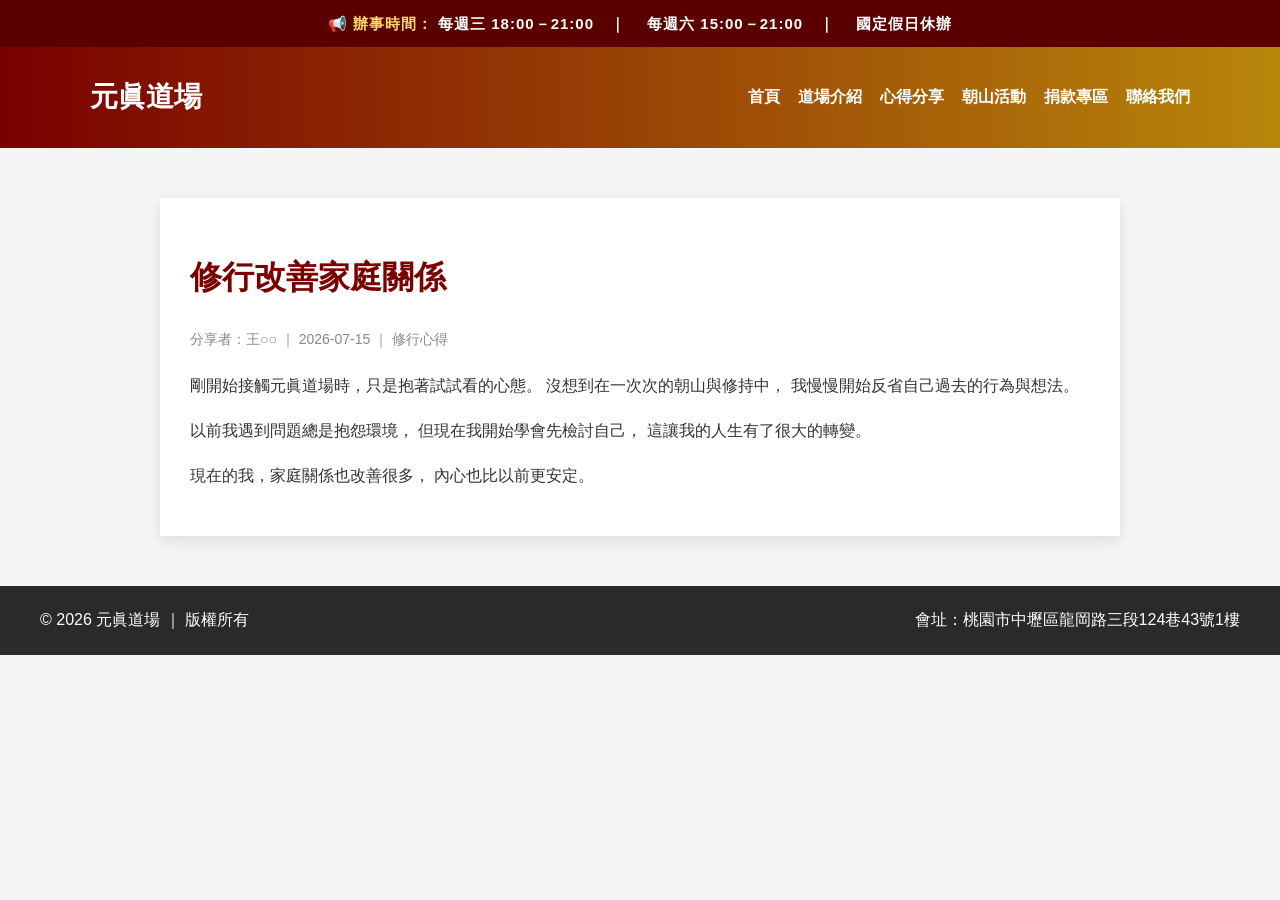
<file: share03.html>
<!DOCTYPE html>
<html lang="zh-Hant">
<head>
<meta charset="UTF-8">
<meta name="viewport" content="width=device-width, initial-scale=1.0">

<title>心得分享｜修行讓我重新找回人生方向</title>

<style>

body{
font-family:"Microsoft JhengHei",sans-serif;
margin:0;
background:#f5f5f5;
color:#333;
line-height:1.8;
}

/* Header */
header{
background:linear-gradient(90deg,#7a0000,#b8860b);
padding:20px;
color:#fff;
}

.header-inner{
max-width:1100px;
margin:auto;
display:flex;
justify-content:space-between;
align-items:center;
}

.logo{
font-size:28px;
font-weight:bold;
}

nav ul{
list-style:none;
display:flex;
gap:18px;
}

nav a{
color:#fff;
text-decoration:none;
font-weight:bold;
}

/* Content */
.container{
max-width:900px;
margin:50px auto;
background:#fff;
padding:30px;
box-shadow:0 5px 15px rgba(0,0,0,.1);
}

h1{
color:#7a0000;
margin-bottom:20px;
}

img{
width:100%;
border-radius:8px;
margin-bottom:20px;
}

.meta{
color:#888;
font-size:14px;
margin-bottom:20px;
}

/* Footer */
footer{
text-align:center;
padding:20px;
margin-top:50px;
background:#2a2a2a;
color:#fff;
}

.service-time{
    background:#5b0000;
    color:#fff;
    text-align:center;
    padding:10px 15px;
    font-size:15px;
    font-weight:600;
    letter-spacing:1px;
}

.service-time span{
    color:#ffd76a;
}

.footer-inner{
    max-width:1200px;
    margin:auto;
    display:flex;
    justify-content:space-between;
    align-items:center;
}

@media(max-width:768px){
    .footer-inner{
        flex-direction:column;
        gap:10px;
        text-align:center;
    }
}

</style>

</head>

<body>
<div class="service-time">
  <span>📢 辦事時間：</span>
  每週三 18:00－21:00　｜　
  每週六 15:00－21:00　｜　
  國定假日休辦
</div>


<header>

<div class="header-inner">

<div class="logo">元眞道場</div>

<nav>
<ul>
<li><a href="index.html">首頁</a></li>
<li><a href="about.html">道場介紹</a></li>
<li><a href="share.html">心得分享</a></li>
<li><a href="chaoshan.html">朝山活動</a></li>
<li><a href="donate.html">捐款專區</a></li>
<li><a href="contact.html">聯絡我們</a></li>
</ul>
</nav>

</div>

</header>

<div class="container">

<h1>修行改善家庭關係</h1>

<div class="meta">
分享者：王○○ ｜ 2026-07-15 ｜ 修行心得
</div>


<p>
剛開始接觸元眞道場時，只是抱著試試看的心態。
沒想到在一次次的朝山與修持中，
我慢慢開始反省自己過去的行為與想法。
</p>

<p>
以前我遇到問題總是抱怨環境，
但現在我開始學會先檢討自己，
這讓我的人生有了很大的轉變。
</p>

<p>
現在的我，家庭關係也改善很多，
內心也比以前更安定。
</p>

</div>
<footer>
  <div class="footer-inner">
      <div>
          © 2026 元眞道場 ｜ 版權所有
      </div>

      <div>
          會址：桃園市中壢區龍岡路三段124巷43號1樓
      </div>
  </div>
</footer>

</html>
</file>
<file: common.css>
/* 元眞道場全站共用樣式：只統一頁首與辦事時間，保留各頁內容設計 */
* { box-sizing: border-box; }
html { -webkit-text-size-adjust: 100%; }
body { font-family: "Microsoft JhengHei", "PingFang TC", sans-serif; }

/* 辦事時間橫幅：六頁使用相同 HTML 與固定樣式 */
body > .service-time {
  display: flex !important;
  flex-flow: row wrap !important;
  align-items: center !important;
  justify-content: center !important;
  gap: 0 9px !important;
  width: 100% !important;
  min-height: 47px !important;
  margin: 0 !important;
  padding: 10px 15px !important;
  border: 0 !important;
  border-radius: 0 !important;
  background: #5b0000 !important;
  color: #fff !important;
  text-align: center !important;
  font-family: "Microsoft JhengHei", "PingFang TC", sans-serif !important;
  font-size: 15px !important;
  font-weight: 600 !important;
  letter-spacing: 1px !important;
  line-height: 27px !important;
}
body > .service-time .service-label { color: #ffd76a !important; white-space: nowrap !important; }
body > .service-time .service-detail { color: #fff !important; white-space: nowrap !important; }
body > .service-time .service-separator { color: #fff !important; white-space: nowrap !important; }

/* 頁首背景橫幅：六頁共用同一尺寸、漸層、陰影 */
body > header {
  display: block !important;
  width: 100% !important;
  height: 90px !important;
  min-height: 90px !important;
  margin: 0 !important;
  padding: 0 !important;
  border: 0 !important;
  border-radius: 0 !important;
  background: linear-gradient(90deg, #7a0000 0%, #b8860b 100%) !important;
  background-size: 100% 100% !important;
  background-repeat: no-repeat !important;
  color: #fff !important;
  box-shadow: 0 2px 10px rgba(0,0,0,.2) !important;
}
body > header .header-inner {
  display: flex !important;
  flex-direction: row !important;
  align-items: center !important;
  justify-content: space-between !important;
  gap: 20px !important;
  width: 100% !important;
  max-width: 1200px !important;
  height: 90px !important;
  min-height: 90px !important;
  margin: 0 auto !important;
  padding: 0 24px !important;
}
body > header .logo {
  flex: 0 0 auto !important;
  margin: 0 !important;
  padding: 0 !important;
  color: #fff !important;
  font-size: 38px !important;
  font-weight: 700 !important;
  line-height: 1.3 !important;
  white-space: nowrap !important;
}
body > header nav { display: block !important; width: auto !important; min-width: 0 !important; margin: 0 !important; padding: 0 !important; }
body > header nav ul {
  display: flex !important;
  flex-flow: row nowrap !important;
  align-items: center !important;
  justify-content: flex-end !important;
  gap: 8px 18px !important;
  width: auto !important;
  margin: 0 !important;
  padding: 0 !important;
  list-style: none !important;
}
body > header nav li { margin: 0 !important; padding: 0 !important; }
body > header nav a {
  display: inline-block !important;
  margin: 0 !important;
  padding: 6px 0 !important;
  border: 0 !important;
  border-radius: 0 !important;
  background: transparent !important;
  color: #fff !important;
  text-decoration: none !important;
  text-underline-offset: initial !important;
  font-family: "Microsoft JhengHei", "PingFang TC", sans-serif !important;
  font-size: 18px !important;
  font-weight: 700 !important;
  line-height: 1.4 !important;
  white-space: nowrap !important;
}
body > header nav a:hover { opacity: .7 !important; }
body > header nav a.active { text-decoration: underline !important; text-underline-offset: 6px !important; }

/* 不更動頁面主要內容 */
.main-container, main.main, .main { max-width: 1000px; }
footer { background: #2a2a2a !important; color: #fff !important; padding: 22px 30px !important; font-size: 14px !important; }
footer .footer-inner { width: 100% !important; max-width: 1200px !important; margin: 0 auto !important; display: flex !important; justify-content: space-between !important; align-items: center !important; gap: 12px 20px !important; }

@media (max-width: 768px) {
  body > .service-time { min-height: 0 !important; padding: 9px 12px !important; gap: 2px 6px !important; font-size: 13px !important; letter-spacing: 0 !important; line-height: 1.7 !important; }
  body > .service-time .service-detail { white-space: normal !important; }
  body > header { height: auto !important; min-height: 0 !important; }
  body > header .header-inner { height: auto !important; min-height: 0 !important; flex-direction: column !important; align-items: stretch !important; gap: 14px !important; padding: 16px !important; }
  body > header .logo { text-align: center !important; font-size: 30px !important; line-height: 1.35 !important; white-space: normal !important; }
  body > header nav { width: 100% !important; }
  body > header nav ul { display: grid !important; grid-template-columns: repeat(3,minmax(0,1fr)) !important; width: 100% !important; gap: 6px !important; justify-content: stretch !important; }
  body > header nav a { display: flex !important; min-height: 42px !important; align-items: center !important; justify-content: center !important; padding: 8px 4px !important; border: 1px solid rgba(255,255,255,.28) !important; border-radius: 6px !important; background: transparent !important; font-size: 14px !important; line-height: 1.4 !important; text-align: center !important; white-space: normal !important; }
  .main-container, main.main, .main { width: 100% !important; max-width: 1000px !important; margin-top: 26px !important; margin-bottom: 26px !important; padding-left: 16px !important; padding-right: 16px !important; }
  footer { padding: 20px 16px !important; }
  footer .footer-inner { flex-direction: column !important; align-items: center !important; justify-content: center !important; gap: 6px !important; text-align: center !important; }
  img, video, iframe { max-width: 100%; }
}
@media (max-width: 380px) {
  body > .service-time { font-size: 12px !important; line-height: 1.7 !important; }
  body > header .header-inner { padding-left: 12px !important; padding-right: 12px !important; }
  body > header nav ul { grid-template-columns: repeat(2,minmax(0,1fr)) !important; }
  .main-container, main.main, .main { padding-left: 12px !important; padding-right: 12px !important; }
}
</file>
